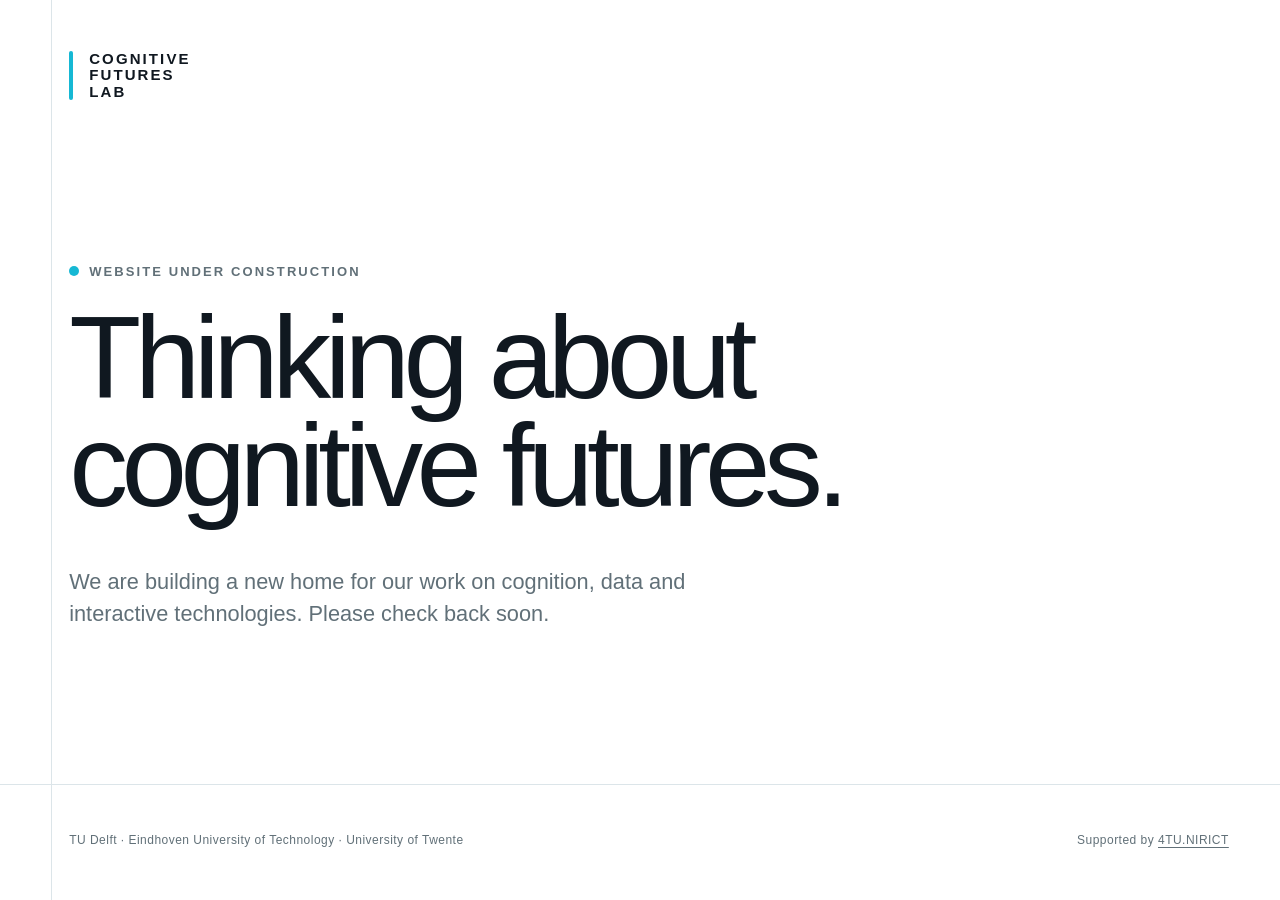
<file: index.html>
<!doctype html>
<html lang="en">
<head>
  <meta charset="utf-8">
  <meta name="viewport" content="width=device-width, initial-scale=1">
  <meta name="description" content="The Cognitive Futures Lab website is under construction.">
  <title>Cognitive Futures Lab — Under construction</title>
  <style>
    :root {
      --ink: #101820;
      --signal: #16b8d4;
      --line: #dce5e9;
      --muted: #617078;
      --white: #ffffff;
    }

    * { box-sizing: border-box; }

    html, body { min-height: 100%; }

    body {
      margin: 0;
      background: var(--white);
      color: var(--ink);
      font-family: Arial, Helvetica, sans-serif;
      -webkit-font-smoothing: antialiased;
    }

    .page {
      min-height: 100vh;
      min-height: 100svh;
      display: grid;
      grid-template-rows: auto 1fr auto;
      padding: clamp(24px, 4vw, 56px);
      overflow: hidden;
      position: relative;
    }

    .page::before,
    .page::after {
      content: "";
      position: absolute;
      pointer-events: none;
      background: var(--line);
    }

    .page::before {
      top: 0;
      bottom: 0;
      left: clamp(24px, 4vw, 56px);
      width: 1px;
    }

    .page::after {
      left: 0;
      right: 0;
      bottom: clamp(76px, 9vw, 116px);
      height: 1px;
    }

    .brand {
      display: inline-flex;
      align-items: stretch;
      gap: 16px;
      margin-left: 18px;
      position: relative;
      z-index: 1;
    }

    .brand-mark {
      width: 4px;
      border-radius: 999px;
      background: var(--signal);
    }

    .brand-name {
      font-size: 15px;
      font-weight: 700;
      line-height: 1.08;
      letter-spacing: .14em;
      text-transform: uppercase;
    }

    main {
      align-self: center;
      width: min(1050px, 100%);
      padding: clamp(72px, 10vw, 150px) 0 clamp(80px, 11vw, 160px) 18px;
      position: relative;
      z-index: 1;
    }

    .status {
      display: flex;
      align-items: center;
      gap: 10px;
      margin: 0 0 24px;
      color: var(--muted);
      font-size: 13px;
      font-weight: 700;
      letter-spacing: .16em;
      text-transform: uppercase;
    }

    .status-dot {
      width: 10px;
      height: 10px;
      border-radius: 50%;
      background: var(--signal);
      box-shadow: 0 0 0 0 rgba(22, 184, 212, .32);
      animation: pulse 2.4s ease-out infinite;
    }

    h1 {
      max-width: 980px;
      margin: 0;
      font-size: clamp(52px, 9.2vw, 132px);
      font-weight: 500;
      letter-spacing: -.055em;
      line-height: .92;
    }

    .intro {
      max-width: 640px;
      margin: clamp(28px, 4vw, 46px) 0 0;
      color: var(--muted);
      font-size: clamp(17px, 1.7vw, 22px);
      line-height: 1.48;
    }

    footer {
      display: flex;
      justify-content: space-between;
      gap: 28px;
      padding: 28px 0 0 18px;
      color: var(--muted);
      font-size: 12px;
      line-height: 1.5;
      letter-spacing: .04em;
      position: relative;
      z-index: 1;
    }

    footer p { margin: 0; }

    footer a {
      color: inherit;
      text-underline-offset: 3px;
    }

    @keyframes pulse {
      70%, 100% { box-shadow: 0 0 0 12px rgba(22, 184, 212, 0); }
    }

    @media (max-width: 680px) {
      .page::after { bottom: 154px; }
      main { padding-top: 82px; padding-bottom: 100px; }
      footer { flex-direction: column; gap: 10px; }
    }

    @media (prefers-reduced-motion: reduce) {
      .status-dot { animation: none; }
    }
  </style>
</head>
<body>
  <div class="page">
    <header>
      <div class="brand" aria-label="Cognitive Futures Lab">
        <span class="brand-mark" aria-hidden="true"></span>
        <span class="brand-name">Cognitive<br>Futures<br>Lab</span>
      </div>
    </header>

    <main>
      <p class="status"><span class="status-dot" aria-hidden="true"></span>Website under construction</p>
      <h1>Thinking about<br>cognitive futures.</h1>
      <p class="intro">We are building a new home for our work on cognition, data and interactive technologies. Please check back soon.</p>
    </main>

    <footer>
      <p>TU Delft · Eindhoven University of Technology · University of Twente</p>
      <p>Supported by <a href="https://www.4tu.nl/nirict/">4TU.NIRICT</a></p>
    </footer>
  </div>
</body>
</html>
</file>
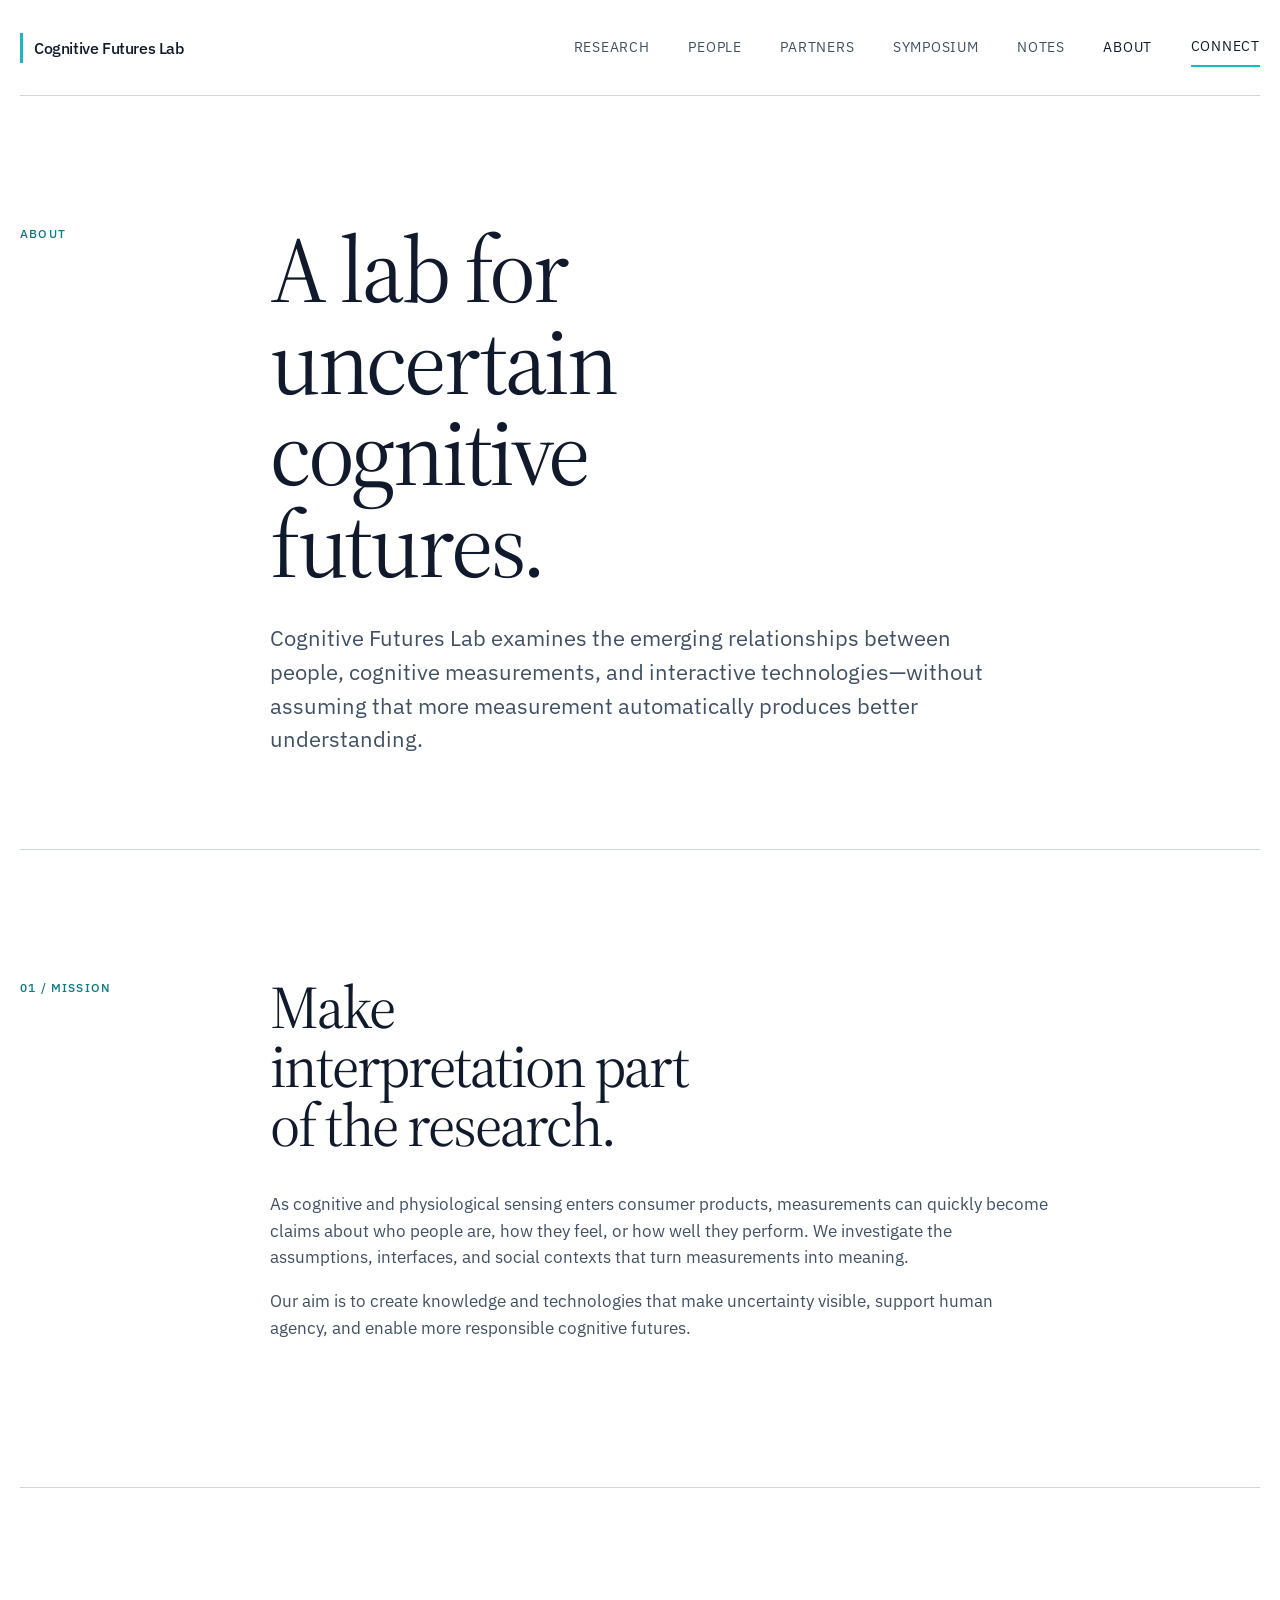
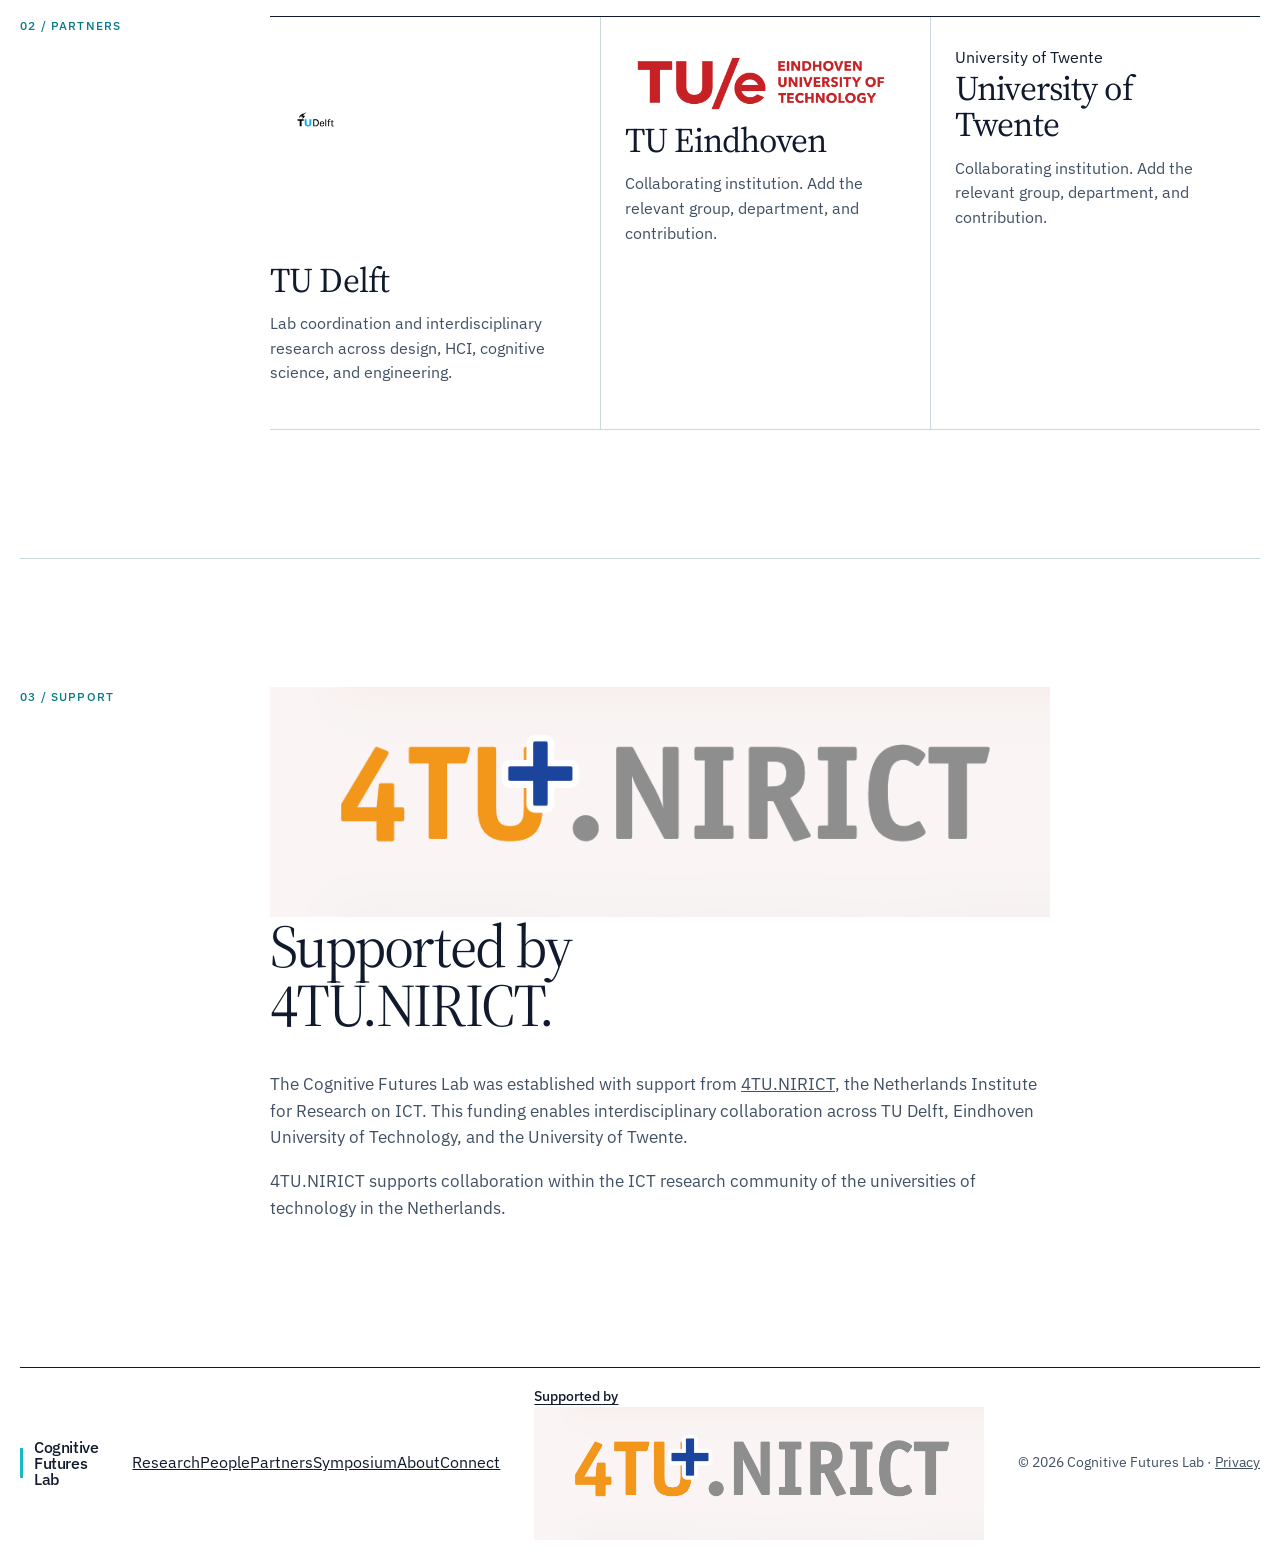
<file: about.html>
<!doctype html>
<html lang="en">
<head>
  <meta charset="utf-8"><meta name="viewport" content="width=device-width, initial-scale=1"><meta name="description" content="About Cognitive Futures Lab and its institutional collaboration."><meta name="theme-color" content="#ffffff">
  <title>About — Cognitive Futures Lab</title><link rel="icon" href="assets/icons/favicon.svg" type="image/svg+xml"><link rel="preconnect" href="https://fonts.googleapis.com"><link rel="preconnect" href="https://fonts.gstatic.com" crossorigin><link href="https://fonts.googleapis.com/css2?family=IBM+Plex+Mono:wght@400;500&family=IBM+Plex+Sans:wght@400;500&family=Source+Serif+4:opsz,wght@8..60,400;500&display=swap" rel="stylesheet"><link rel="stylesheet" href="assets/css/styles.css">
</head>
<body>
  <a class="skip-link" href="#main">Skip to content</a>
  <header class="site-header"><a class="wordmark" href="index.html" aria-label="Cognitive Futures Lab home"><span class="wordmark-anchor" aria-hidden="true"></span><span class="wordmark-full">Cognitive Futures Lab</span><span class="wordmark-compact" aria-hidden="true">CFL</span></a><button class="menu-button" type="button" aria-expanded="false" aria-controls="site-nav"><span class="menu-label">Menu</span><span class="menu-lines" aria-hidden="true"></span></button><nav class="site-nav" id="site-nav" aria-label="Primary navigation"><a href="research.html">Research</a><a href="people.html">People</a><a href="partners.html">Partners</a><a href="symposium.html">Symposium</a><a href="notes.html">Notes</a><a href="about.html" aria-current="page">About</a><a class="nav-accent" href="connect.html">Connect</a></nav></header>
  <main class="page-shell" id="main">
    <section class="page-intro"><p class="section-index">About</p><div class="page-intro-copy"><h1>A lab for uncertain cognitive futures.</h1><p>Cognitive Futures Lab examines the emerging relationships between people, cognitive measurements, and interactive technologies—without assuming that more measurement automatically produces better understanding.</p></div></section>
    <section class="page-section page-grid"><p class="section-index">01 / Mission</p><div class="page-copy"><h2>Make interpretation part of the research.</h2><p>As cognitive and physiological sensing enters consumer products, measurements can quickly become claims about who people are, how they feel, or how well they perform. We investigate the assumptions, interfaces, and social contexts that turn measurements into meaning.</p><p>Our aim is to create knowledge and technologies that make uncertainty visible, support human agency, and enable more responsible cognitive futures.</p></div></section>
    <section class="page-section page-grid"><p class="section-index">02 / Partners</p><div class="partner-grid"><article class="partner"><a class="partner-logo-card" href="https://www.tudelft.nl/"><img src="assets/TUDelft_logo_cmyk.svg" alt="TU Delft"></a><h3>TU Delft</h3><p>Lab coordination and interdisciplinary research across design, HCI, cognitive science, and engineering.</p></article><article class="partner"><a class="partner-logo-card" href="https://www.tue.nl/en/"><img src="assets/Eindhoven_University_of_Technology_logo_new.svg.webp" alt="Eindhoven University of Technology"></a><h3>TU Eindhoven</h3><p>Collaborating institution. Add the relevant group, department, and contribution.</p></article><article class="partner"><div class="partner-logo-card partner-logo-pdf"><object data="assets/UT_Logo_Sta_Black_RGB_EN.pdf" type="application/pdf" aria-label="University of Twente logo"><span>University of Twente</span></object></div><h3>University of Twente</h3><p>Collaborating institution. Add the relevant group, department, and contribution.</p></article></div></section>
    <section class="page-section page-grid"><p class="section-index">03 / Support</p><div class="page-copy"><a class="support-logo" href="https://www.4tu.nl/nirict/"><img src="assets/4TUNIRICT.png" alt="4TU.NIRICT"></a><h2>Supported by 4TU.NIRICT.</h2><p>The Cognitive Futures Lab was established with support from <a href="https://www.4tu.nl/nirict/">4TU.NIRICT</a>, the Netherlands Institute for Research on ICT. This funding enables interdisciplinary collaboration across TU Delft, Eindhoven University of Technology, and the University of Twente.</p><p>4TU.NIRICT supports collaboration within the ICT research community of the universities of technology in the Netherlands.</p></div></section>
  </main>
  <footer class="site-footer"><a class="wordmark wordmark-footer" href="index.html" aria-label="Cognitive Futures Lab home"><span class="wordmark-anchor" aria-hidden="true"></span><span class="wordmark-full">Cognitive Futures Lab</span><span class="wordmark-compact" aria-hidden="true">CFL</span></a><nav class="footer-nav" aria-label="Footer navigation"><a href="research.html">Research</a><a href="people.html">People</a><a href="partners.html">Partners</a><a href="symposium.html">Symposium</a><a href="about.html">About</a><a href="connect.html">Connect</a></nav><p class="footer-support"><a class="funder-lockup" href="https://www.4tu.nl/nirict/"><span>Supported by</span><img src="assets/4TUNIRICT.png" alt="4TU.NIRICT"></a></p><p class="footer-meta">© <span id="year">2026</span> Cognitive Futures Lab · <a href="privacy.html">Privacy</a></p></footer><script src="assets/js/main.js"></script>
</body>
</html>
</file>
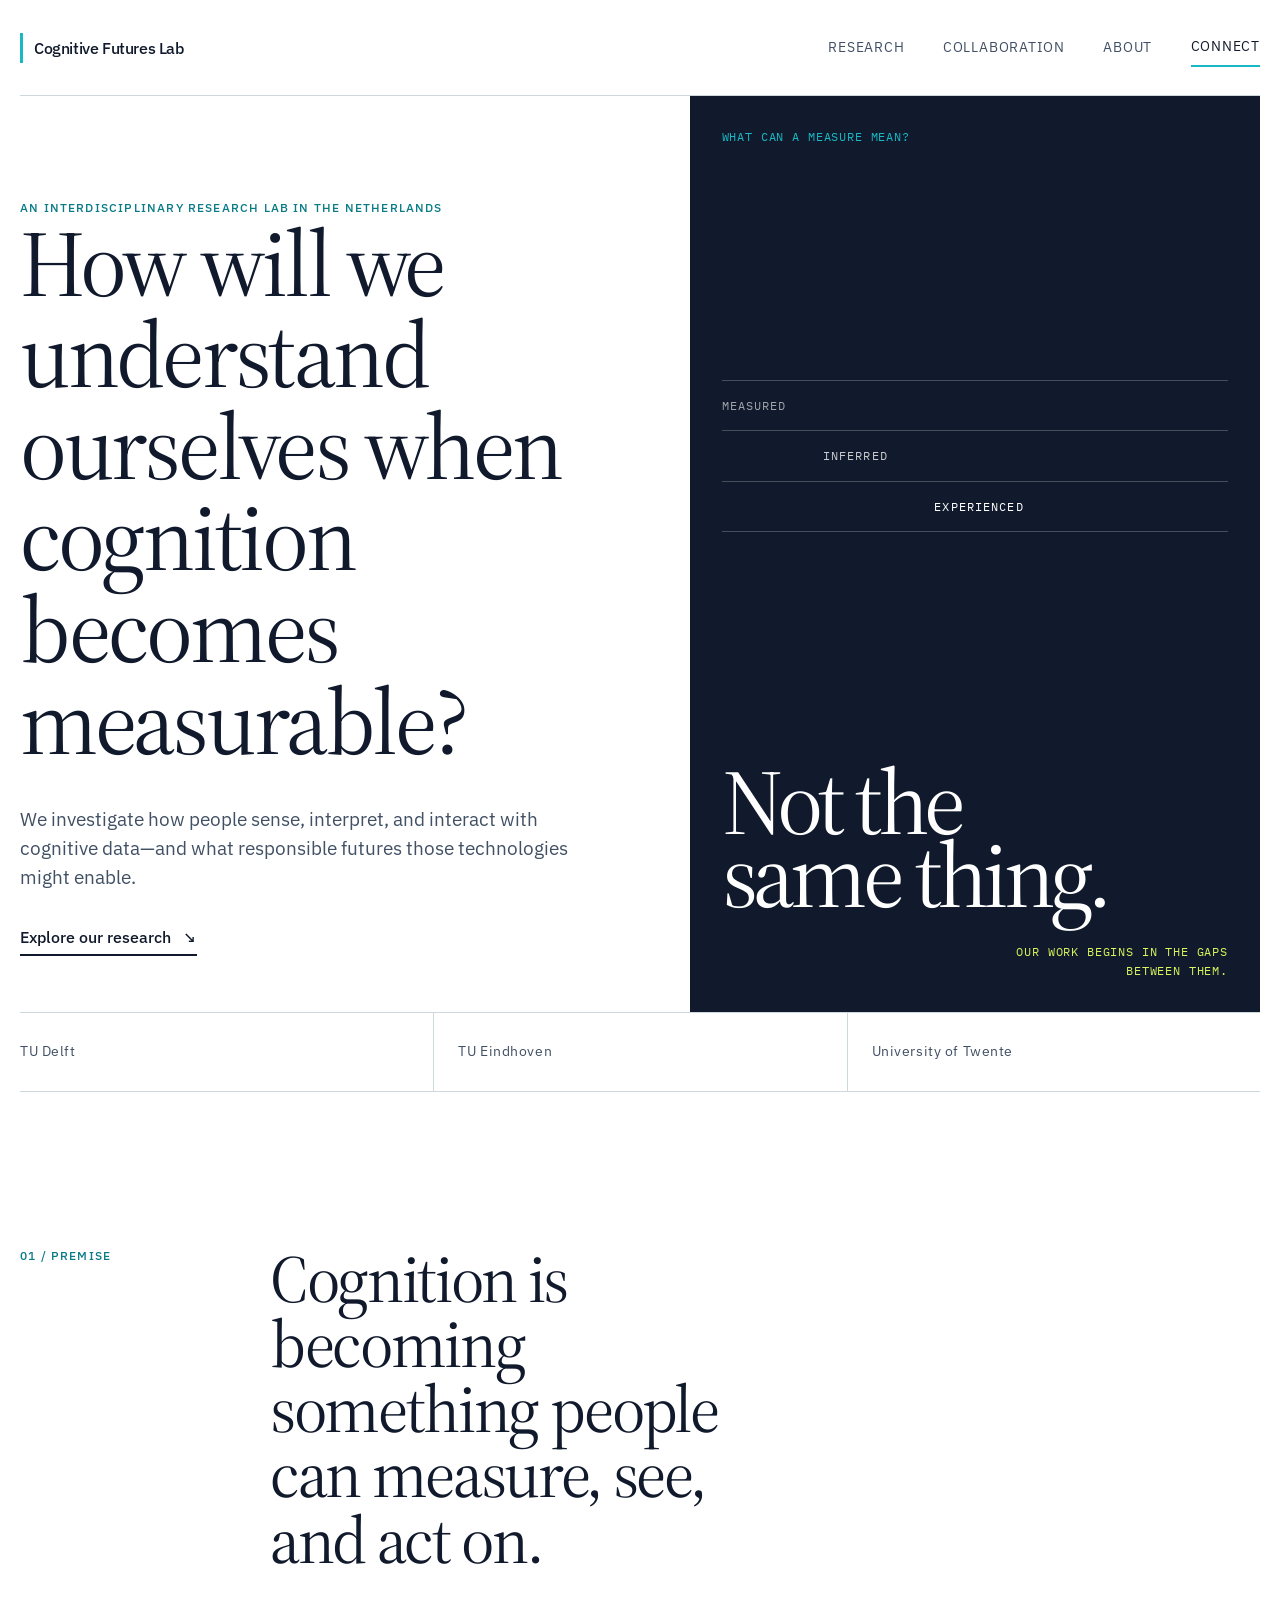
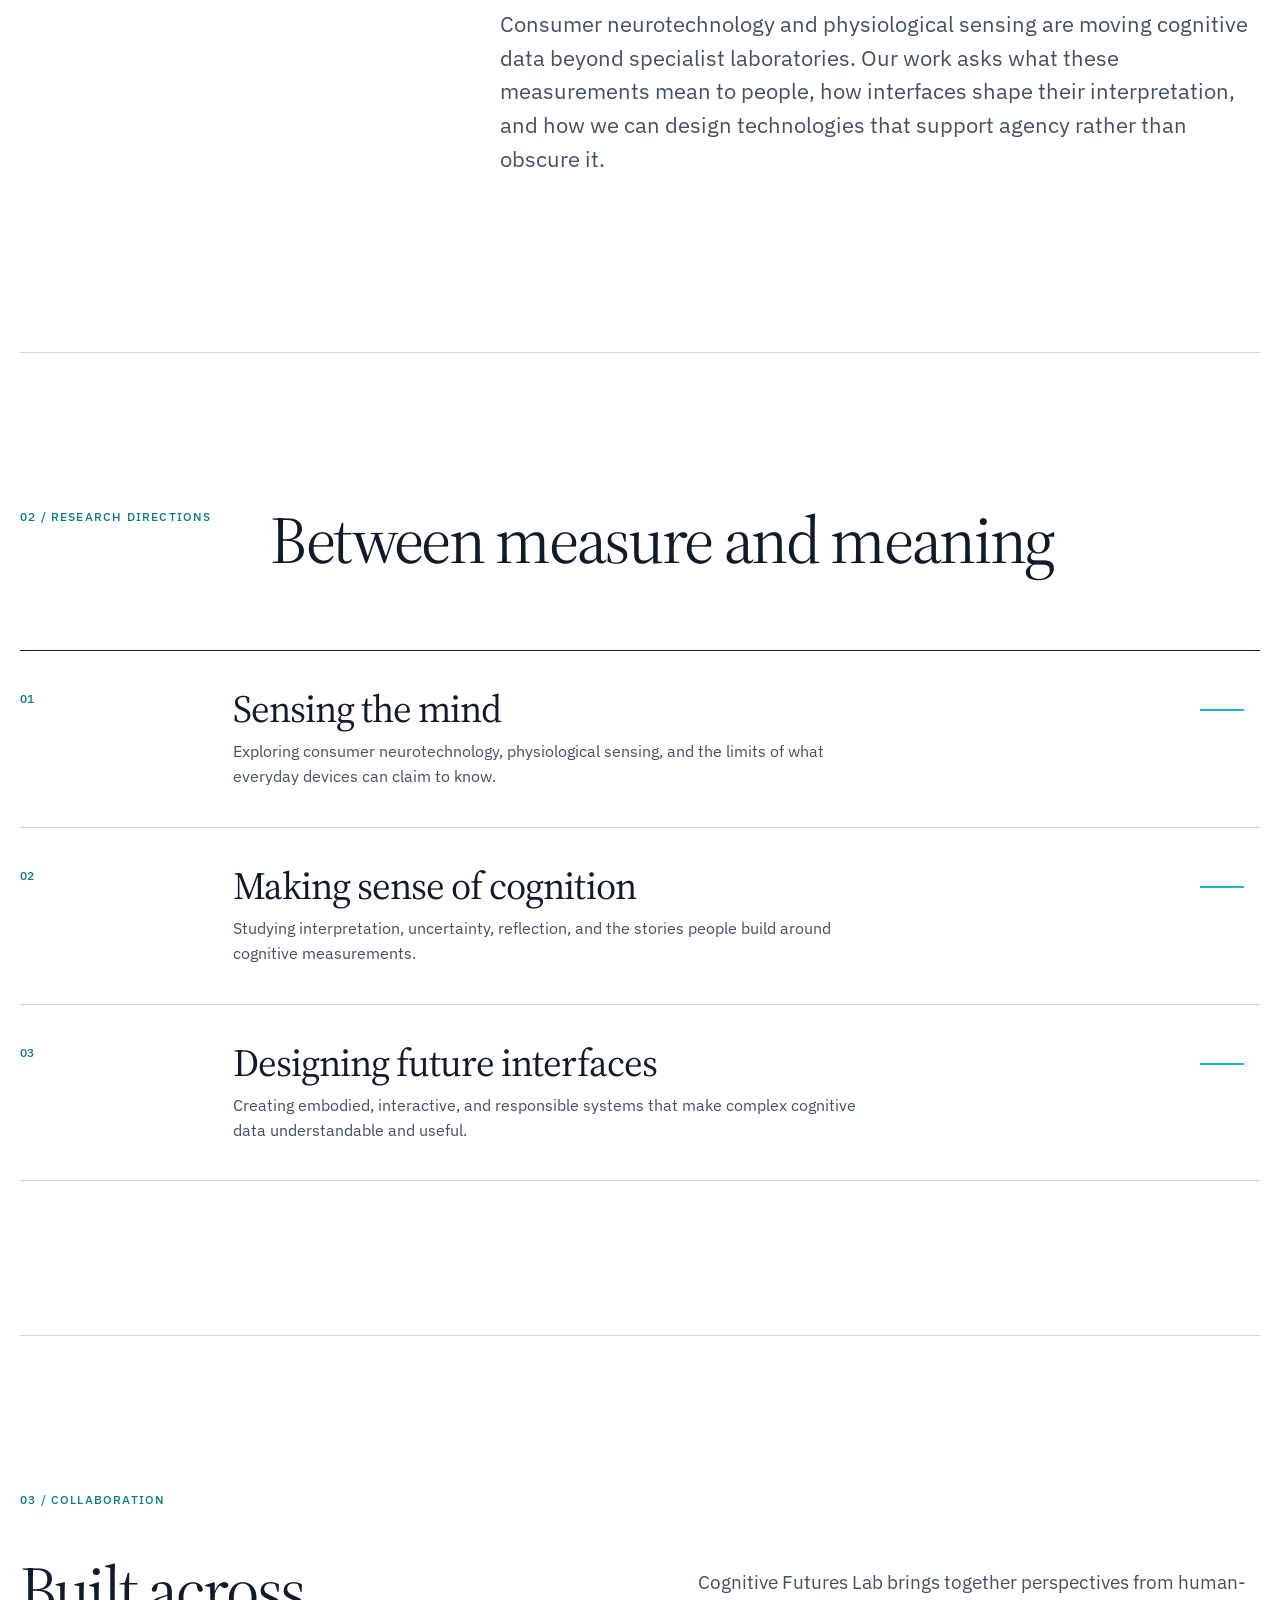
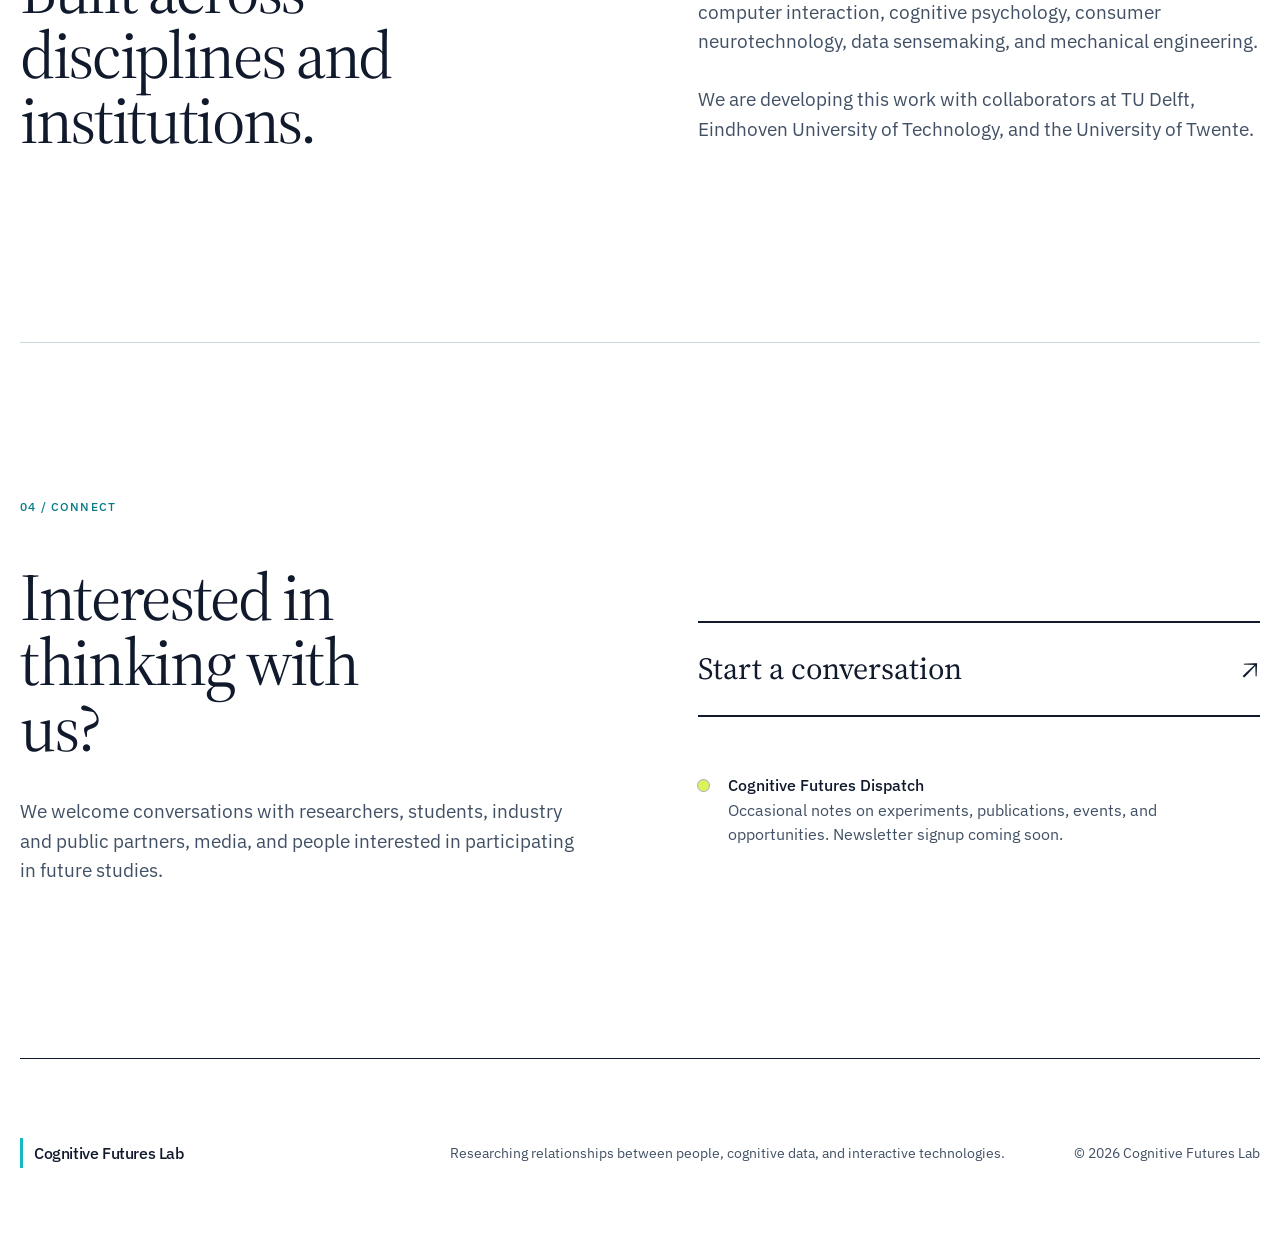
<file: cognitive-futures-lab-index.html>
<!doctype html>
<html lang="en">
<head>
  <meta charset="utf-8">
  <meta name="viewport" content="width=device-width, initial-scale=1">
  <meta name="description" content="Cognitive Futures Lab investigates how people sense, interpret, and interact with cognitive data.">
  <meta name="theme-color" content="#ffffff">
  <title>Cognitive Futures Lab</title>
  <link rel="icon" href="[data-uri]" type="image/svg+xml">
  <link rel="preconnect" href="https://fonts.googleapis.com">
  <link rel="preconnect" href="https://fonts.gstatic.com" crossorigin>
  <link href="https://fonts.googleapis.com/css2?family=IBM+Plex+Mono:wght@400;500&family=IBM+Plex+Sans:wght@400;500&family=Source+Serif+4:opsz,wght@8..60,400;500&display=swap" rel="stylesheet">
  <style>
:root {
  --white: #ffffff;
  --ink: #111a2c;
  --ink-soft: #415064;
  --signal: #18b8c4;
  --signal-dark: #087b86;
  --pulse: #d9f45b;
  --fog: #e9f1f3;
  --line: #cdd8dc;
  --serif: "Source Serif 4", Georgia, serif;
  --sans: "IBM Plex Sans", Arial, sans-serif;
  --mono: "IBM Plex Mono", monospace;
  --page: min(100% - 40px, 1440px);
}

* { box-sizing: border-box; }
html { scroll-behavior: smooth; }
body { margin: 0; color: var(--ink); background: var(--white); font-family: var(--sans); font-size: 1rem; line-height: 1.55; }
a { color: inherit; }
img, svg { display: block; max-width: 100%; }

.skip-link { position: fixed; top: 10px; left: 10px; z-index: 100; padding: 10px 14px; background: var(--ink); color: var(--white); transform: translateY(-160%); }
.skip-link:focus { transform: translateY(0); }

.site-header { width: var(--page); margin-inline: auto; min-height: 96px; display: grid; grid-template-columns: 1fr auto; align-items: center; border-bottom: 1px solid var(--line); }
.wordmark { display: inline-flex; align-items: center; gap: 11px; width: fit-content; font-weight: 500; line-height: 1; letter-spacing: -.025em; text-decoration: none; }
.wordmark-anchor { width: 3px; height: 30px; flex: 0 0 auto; background: var(--signal); }
.wordmark-compact { display: none; font-family: var(--mono); letter-spacing: -.06em; }
.site-nav { display: flex; align-items: center; gap: clamp(20px, 3vw, 48px); }
.site-nav a { padding-block: 8px; color: var(--ink-soft); font-size: .875rem; letter-spacing: .055em; text-decoration: none; text-transform: uppercase; }
.site-nav a:hover, .site-nav a:focus-visible { color: var(--ink); }
.site-nav .nav-accent { color: var(--ink); border-bottom: 2px solid var(--signal); }
.menu-button { display: none; }

.hero { width: var(--page); margin-inline: auto; display: grid; grid-template-columns: minmax(0, 1.08fr) minmax(390px, .92fr); border-bottom: 1px solid var(--line); }
.hero-copy { min-height: 690px; padding: clamp(48px, 8vw, 120px) clamp(32px, 6vw, 88px) 56px 0; display: flex; flex-direction: column; align-items: flex-start; }
.eyebrow, .section-index { margin: 0; color: var(--signal-dark); font-size: .78rem; font-weight: 500; letter-spacing: .095em; text-transform: uppercase; }
h1, h2, h3, p { margin-top: 0; }
h1, h2 { font-family: var(--serif); font-weight: 400; letter-spacing: -.035em; line-height: .98; }
h1 { max-width: 13ch; margin: auto 0 38px; font-size: clamp(3.4rem, 7.3vw, 8.2rem); }
.hero-intro { max-width: 610px; margin-bottom: 34px; color: var(--ink-soft); font-size: clamp(1.05rem, 1.45vw, 1.28rem); }
.text-link { display: inline-flex; gap: 12px; padding-bottom: 4px; border-bottom: 2px solid var(--ink); font-weight: 500; text-decoration: none; }
.text-link:hover, .text-link:focus-visible { border-color: var(--signal); }

.interpretive-field { min-height: 690px; padding: 32px; display: grid; grid-template-rows: auto 1fr auto auto; gap: 30px; overflow: hidden; background: var(--ink); color: var(--white); }
.field-question, .field-note { margin: 0; font-family: var(--mono); font-size: .75rem; letter-spacing: .07em; text-transform: uppercase; }
.field-question { color: var(--signal); }
.field-terms { align-self: center; display: grid; border-top: 1px solid rgba(255,255,255,.22); }
.field-terms span { padding: 15px 0; border-bottom: 1px solid rgba(255,255,255,.22); color: rgba(255,255,255,.6); font-family: var(--mono); font-size: .78rem; letter-spacing: .09em; text-transform: uppercase; }
.field-terms span:nth-child(2) { padding-left: 20%; color: rgba(255,255,255,.78); }
.field-terms span:nth-child(3) { padding-left: 42%; color: var(--white); }
.field-statement { margin: 0; font-family: var(--serif); font-size: clamp(3.8rem, 7.2vw, 7.2rem); font-weight: 400; letter-spacing: -.05em; line-height: .8; }
.field-note { max-width: 260px; margin-left: auto; color: var(--pulse); text-align: right; }

.partner-line { grid-column: 1 / -1; display: grid; grid-template-columns: repeat(3, 1fr); border-top: 1px solid var(--line); }
.partner-line span { min-height: 78px; padding: 22px 0; display: flex; align-items: center; color: var(--ink-soft); font-size: .88rem; letter-spacing: .04em; }
.partner-line span + span { padding-left: 24px; border-left: 1px solid var(--line); }

.section-pad { width: var(--page); margin-inline: auto; padding-block: clamp(90px, 12vw, 180px); }
.statement { display: grid; grid-template-columns: minmax(150px, .35fr) 1.65fr; gap: 40px; border-bottom: 1px solid var(--line); }
.statement-copy h2, .section-heading h2, .collaboration h2, .connect h2 { margin-bottom: 36px; font-size: clamp(2.65rem, 5.2vw, 6.5rem); }
.statement-copy h2 { max-width: 17ch; }
.statement-copy > p { max-width: 760px; margin-left: auto; color: var(--ink-soft); font-size: clamp(1.08rem, 1.7vw, 1.4rem); }

.research { border-bottom: 1px solid var(--line); }
.section-heading { display: grid; grid-template-columns: minmax(150px, .35fr) 1.65fr; gap: 40px; }
.research-list { margin-top: 42px; border-top: 1px solid var(--ink); }
.research-item { display: grid; grid-template-columns: minmax(72px, .2fr) 1fr 60px; gap: 24px; align-items: start; padding: 38px 0; border-bottom: 1px solid var(--line); }
.item-number { color: var(--signal-dark); font-size: .78rem; font-weight: 500; }
.research-item h3 { margin-bottom: 10px; font-family: var(--serif); font-size: clamp(1.8rem, 3vw, 3.2rem); font-weight: 400; letter-spacing: -.025em; line-height: 1.05; }
.research-item p { max-width: 650px; margin-bottom: 0; color: var(--ink-soft); }
.item-mark { width: 44px; height: 2px; margin-top: 20px; background: var(--signal); }

.collaboration { border-bottom: 1px solid var(--line); }
.collaboration-grid, .connect-grid { display: grid; grid-template-columns: 1fr 1fr; gap: clamp(50px, 9vw, 140px); margin-top: 48px; }
.collaboration h2, .connect h2 { max-width: 12ch; }
.collaboration-copy { padding-top: 10px; }
.collaboration-copy p, .connect-grid > div > p { color: var(--ink-soft); font-size: clamp(1.05rem, 1.5vw, 1.28rem); }
.collaboration-copy p + p { margin-top: 28px; }

.connect { border-bottom: 0; }
.connect-actions { display: flex; flex-direction: column; justify-content: center; gap: 56px; }
.primary-link { display: flex; justify-content: space-between; align-items: center; padding: 22px 0; border-top: 2px solid var(--ink); border-bottom: 2px solid var(--ink); font-family: var(--serif); font-size: clamp(1.5rem, 2.4vw, 2.4rem); text-decoration: none; }
.primary-link:hover, .primary-link:focus-visible { border-color: var(--signal); color: var(--signal-dark); }
.dispatch-note { display: grid; grid-template-columns: 14px 1fr; gap: 16px; align-items: start; }
.dispatch-note p { margin: 0; color: var(--ink-soft); }
.dispatch-note strong { color: var(--ink); font-weight: 500; }
.pulse-dot { width: 11px; height: 11px; margin-top: 7px; border-radius: 50%; background: var(--pulse); box-shadow: 0 0 0 1px rgba(17,26,44,.35); }

.site-footer { width: var(--page); margin-inline: auto; min-height: 190px; display: grid; grid-template-columns: 1fr 1.5fr auto; gap: 40px; align-items: center; border-top: 1px solid var(--ink); }
.site-footer p { margin: 0; color: var(--ink-soft); font-size: .86rem; }
.footer-meta { white-space: nowrap; }

@media (prefers-reduced-motion: reduce) {
  html { scroll-behavior: auto; }
}

@media (max-width: 880px) {
  :root { --page: min(100% - 32px, 1440px); }
  .site-header { min-height: 80px; }
  .menu-button { appearance: none; display: flex; align-items: center; gap: 12px; padding: 12px 0; border: 0; background: none; color: var(--ink); font: inherit; }
  .menu-lines, .menu-lines::before { display: block; width: 24px; height: 1px; background: currentColor; content: ""; transition: transform .2s ease; }
  .menu-lines::before { transform: translateY(-7px); }
  .menu-button[aria-expanded="true"] .menu-lines { transform: rotate(45deg); }
  .menu-button[aria-expanded="true"] .menu-lines::before { transform: rotate(90deg); }
  .site-nav { display: none; grid-column: 1 / -1; align-items: stretch; gap: 0; padding: 16px 0 22px; border-top: 1px solid var(--line); }
  .site-nav.is-open { display: grid; }
  .site-nav a { padding: 12px 0; }
  .site-nav .nav-accent { border: 0; color: var(--signal-dark); }
  .hero { grid-template-columns: 1fr; }
  .hero-copy { min-height: 600px; padding-right: 0; }
  .interpretive-field { min-height: 510px; }
  .statement, .section-heading { grid-template-columns: 1fr; }
  .statement-copy > p { margin-left: 0; }
  .collaboration-grid, .connect-grid { grid-template-columns: 1fr; }
  .site-footer { grid-template-columns: 1fr 1fr; padding-block: 42px; }
  .site-footer > p:nth-child(2) { grid-column: 1 / -1; grid-row: 2; max-width: 520px; }
}

@media (max-width: 560px) {
  :root { --page: min(100% - 24px, 1440px); }
  .menu-label { position: absolute; width: 1px; height: 1px; overflow: hidden; clip: rect(0 0 0 0); }
  .hero-copy { min-height: 560px; padding-top: 52px; }
  h1 { font-size: clamp(3rem, 15vw, 4.7rem); }
  .interpretive-field { min-height: 440px; padding: 24px; }
  .wordmark-full { display: none; }
  .wordmark-compact { display: inline; }
  .partner-line { grid-template-columns: 1fr; padding-block: 10px; }
  .partner-line span { min-height: 48px; padding: 8px 0; }
  .partner-line span + span { padding-left: 0; border-left: 0; }
  .section-pad { padding-block: 84px; }
  .research-item { grid-template-columns: 42px 1fr; gap: 18px; }
  .item-mark { display: none; }
  .site-footer { grid-template-columns: 1fr; gap: 28px; }
  .site-footer > p:nth-child(2) { grid-column: auto; grid-row: auto; }
}

  </style>
</head>
<body>
  <a class="skip-link" href="#main">Skip to content</a>

  <header class="site-header">
    <a class="wordmark" href="#top" aria-label="Cognitive Futures Lab home">
      <span class="wordmark-anchor" aria-hidden="true"></span>
      <span class="wordmark-full">Cognitive Futures Lab</span>
      <span class="wordmark-compact" aria-hidden="true">CFL</span>
    </a>
    <button class="menu-button" type="button" aria-expanded="false" aria-controls="site-nav">
      <span class="menu-label">Menu</span>
      <span class="menu-lines" aria-hidden="true"></span>
    </button>
    <nav class="site-nav" id="site-nav" aria-label="Primary navigation">
      <a href="#research">Research</a>
      <a href="#collaboration">Collaboration</a>
      <a href="#about">About</a>
      <a class="nav-accent" href="#connect">Connect</a>
    </nav>
  </header>

  <main id="main">
    <section class="hero" id="top">
      <div class="hero-copy">
        <p class="eyebrow">An interdisciplinary research lab in the Netherlands</p>
        <h1>How will we understand ourselves when cognition becomes measurable?</h1>
        <p class="hero-intro">We investigate how people sense, interpret, and interact with cognitive data—and what responsible futures those technologies might enable.</p>
        <a class="text-link" href="#research">Explore our research <span aria-hidden="true">↘</span></a>
      </div>

      <aside class="interpretive-field" aria-label="Measurement, inference, and experience are not the same thing">
        <p class="field-question">What can a measure mean?</p>
        <div class="field-terms" aria-hidden="true">
          <span>Measured</span>
          <span>Inferred</span>
          <span>Experienced</span>
        </div>
        <p class="field-statement">Not the<br>same thing.</p>
        <p class="field-note">Our work begins in the gaps between them.</p>
      </aside>

      <div class="partner-line" aria-label="Institutional partners">
        <span>TU Delft</span><span>TU Eindhoven</span><span>University of Twente</span>
      </div>
    </section>

    <section class="statement section-pad" id="about">
      <p class="section-index">01 / Premise</p>
      <div class="statement-copy">
        <h2>Cognition is becoming something people can measure, see, and act on.</h2>
        <p>Consumer neurotechnology and physiological sensing are moving cognitive data beyond specialist laboratories. Our work asks what these measurements mean to people, how interfaces shape their interpretation, and how we can design technologies that support agency rather than obscure it.</p>
      </div>
    </section>

    <section class="research section-pad" id="research">
      <div class="section-heading">
        <p class="section-index">02 / Research directions</p>
        <h2>Between measure and meaning</h2>
      </div>

      <div class="research-list">
        <article class="research-item">
          <span class="item-number">01</span>
          <div>
            <h3>Sensing the mind</h3>
            <p>Exploring consumer neurotechnology, physiological sensing, and the limits of what everyday devices can claim to know.</p>
          </div>
          <span class="item-mark" aria-hidden="true"></span>
        </article>
        <article class="research-item">
          <span class="item-number">02</span>
          <div>
            <h3>Making sense of cognition</h3>
            <p>Studying interpretation, uncertainty, reflection, and the stories people build around cognitive measurements.</p>
          </div>
          <span class="item-mark" aria-hidden="true"></span>
        </article>
        <article class="research-item">
          <span class="item-number">03</span>
          <div>
            <h3>Designing future interfaces</h3>
            <p>Creating embodied, interactive, and responsible systems that make complex cognitive data understandable and useful.</p>
          </div>
          <span class="item-mark" aria-hidden="true"></span>
        </article>
      </div>
    </section>

    <section class="collaboration section-pad" id="collaboration">
      <p class="section-index">03 / Collaboration</p>
      <div class="collaboration-grid">
        <div>
          <h2>Built across disciplines and institutions.</h2>
        </div>
        <div class="collaboration-copy">
          <p>Cognitive Futures Lab brings together perspectives from human-computer interaction, cognitive psychology, consumer neurotechnology, data sensemaking, and mechanical engineering.</p>
          <p>We are developing this work with collaborators at TU Delft, Eindhoven University of Technology, and the University of Twente.</p>
        </div>
      </div>
    </section>

    <section class="connect section-pad" id="connect">
      <p class="section-index">04 / Connect</p>
      <div class="connect-grid">
        <div>
          <h2>Interested in thinking with us?</h2>
          <p>We welcome conversations with researchers, students, industry and public partners, media, and people interested in participating in future studies.</p>
        </div>
        <div class="connect-actions">
          <!-- Replace the email address below before publishing. -->
          <a class="primary-link" href="mailto:YOUR.EMAIL@tudelft.nl">Start a conversation <span aria-hidden="true">↗</span></a>
          <div class="dispatch-note">
            <span class="pulse-dot" aria-hidden="true"></span>
            <p><strong>Cognitive Futures Dispatch</strong><br>Occasional notes on experiments, publications, events, and opportunities. Newsletter signup coming soon.</p>
          </div>
        </div>
      </div>
    </section>
  </main>

  <footer class="site-footer">
    <a class="wordmark wordmark-footer" href="#top" aria-label="Cognitive Futures Lab home">
      <span class="wordmark-anchor" aria-hidden="true"></span>
      <span class="wordmark-full">Cognitive Futures Lab</span>
      <span class="wordmark-compact" aria-hidden="true">CFL</span>
    </a>
    <p>Researching relationships between people, cognitive data, and interactive technologies.</p>
    <p class="footer-meta">© <span id="year">2026</span> Cognitive Futures Lab</p>
  </footer>

  <script>
const menuButton = document.querySelector('.menu-button');
const navigation = document.querySelector('.site-nav');

if (menuButton && navigation) {
  menuButton.addEventListener('click', () => {
    const isOpen = menuButton.getAttribute('aria-expanded') === 'true';
    menuButton.setAttribute('aria-expanded', String(!isOpen));
    navigation.classList.toggle('is-open', !isOpen);
  });

  navigation.querySelectorAll('a').forEach((link) => {
    link.addEventListener('click', () => {
      menuButton.setAttribute('aria-expanded', 'false');
      navigation.classList.remove('is-open');
    });
  });
}

const year = document.querySelector('#year');
if (year) year.textContent = new Date().getFullYear();

  </script>
</body>
</html>
</file>
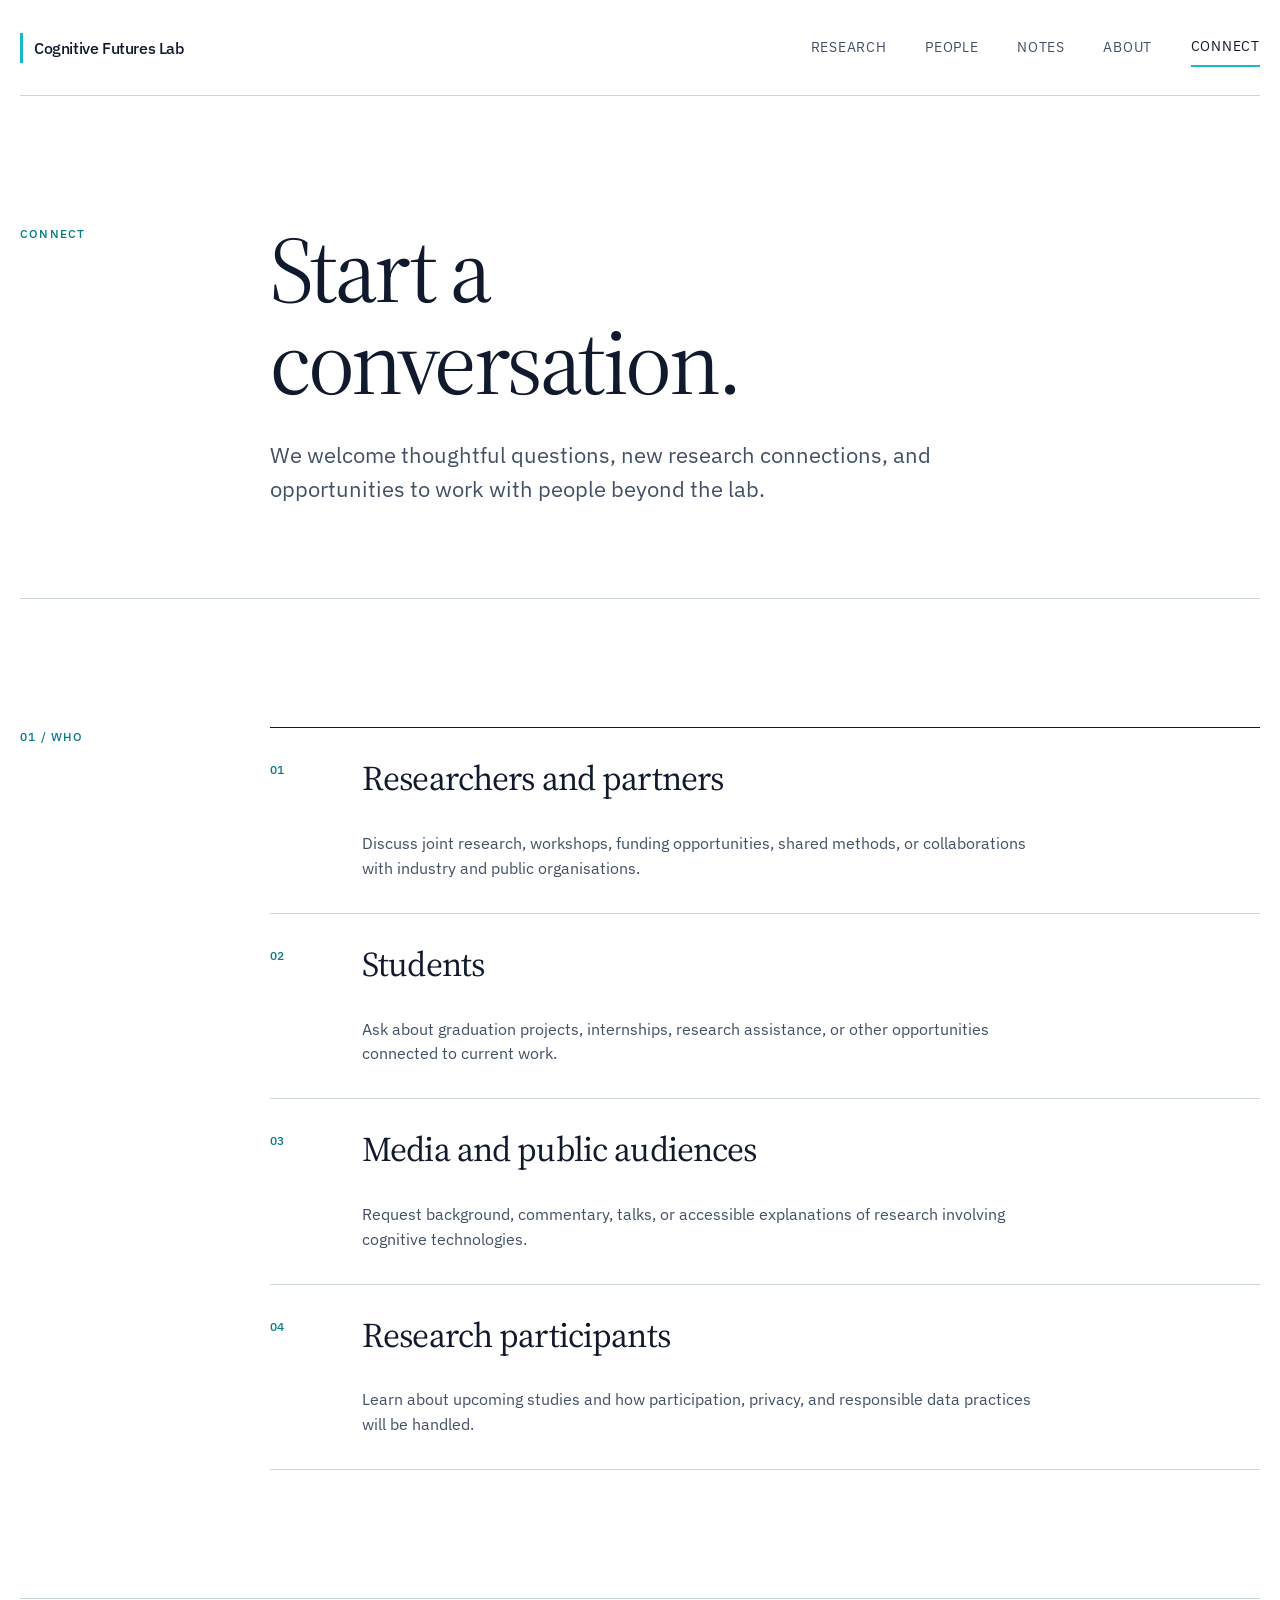
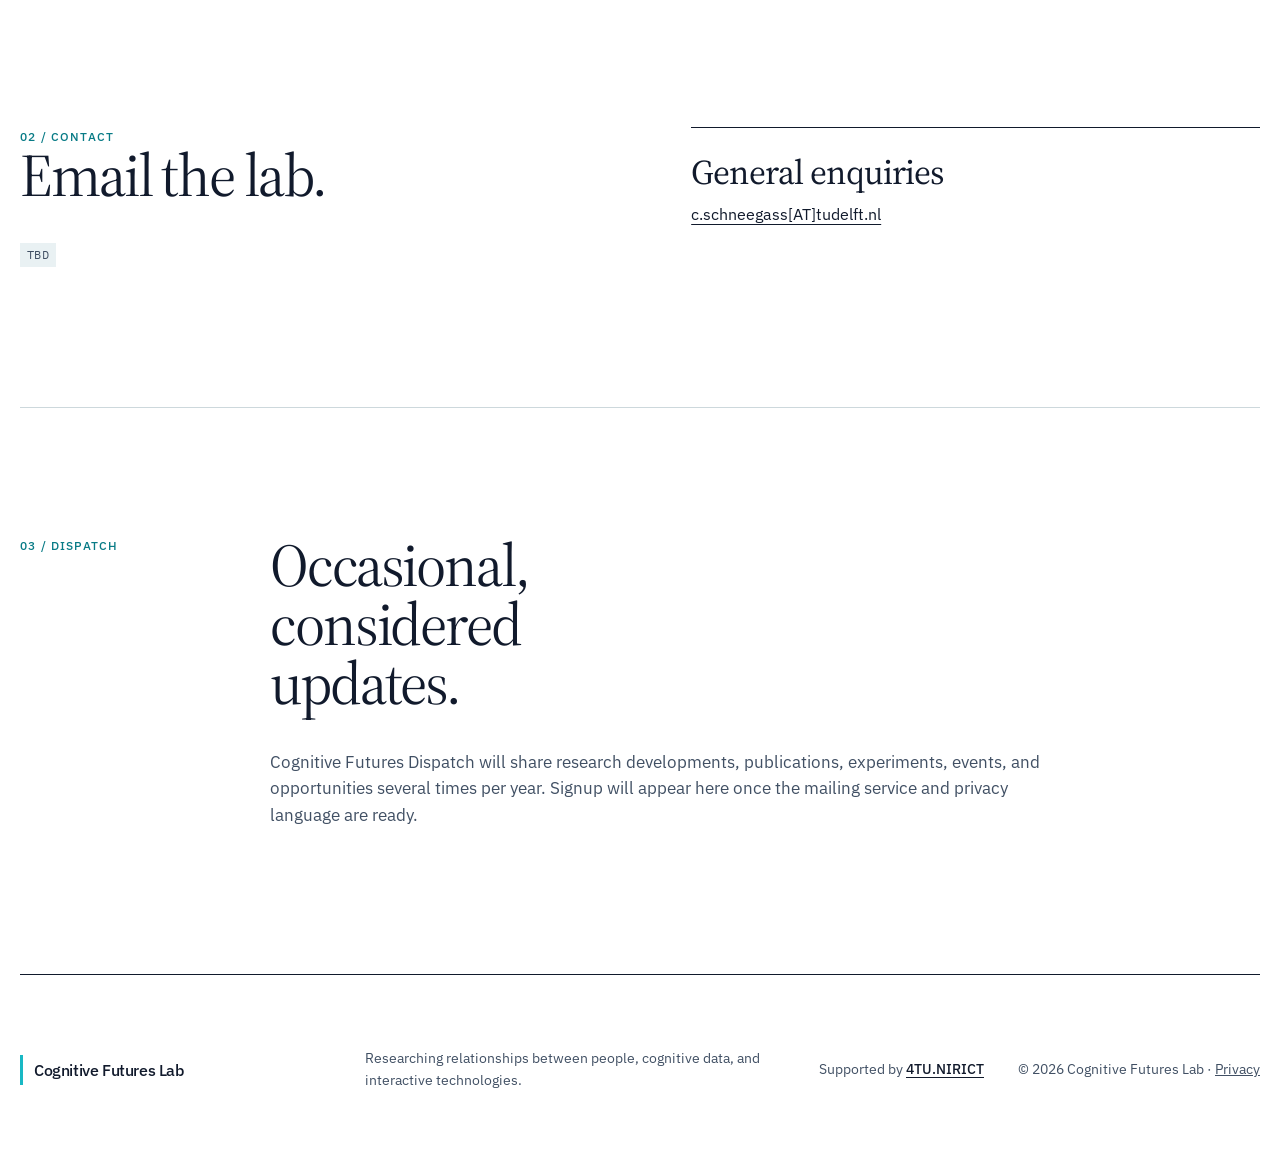
<file: connect.html>
<!doctype html>
<html lang="en">
<head>
  <meta charset="utf-8"><meta name="viewport" content="width=device-width, initial-scale=1"><meta name="description" content="Connect with Cognitive Futures Lab."><meta name="theme-color" content="#ffffff">
  <title>Connect — Cognitive Futures Lab</title><link rel="icon" href="assets/icons/favicon.svg" type="image/svg+xml"><link rel="preconnect" href="https://fonts.googleapis.com"><link rel="preconnect" href="https://fonts.gstatic.com" crossorigin><link href="https://fonts.googleapis.com/css2?family=IBM+Plex+Mono:wght@400;500&family=IBM+Plex+Sans:wght@400;500&family=Source+Serif+4:opsz,wght@8..60,400;500&display=swap" rel="stylesheet"><link rel="stylesheet" href="assets/css/styles.css">
</head>
<body>
  <a class="skip-link" href="#main">Skip to content</a>
  <header class="site-header"><a class="wordmark" href="index.html" aria-label="Cognitive Futures Lab home"><span class="wordmark-anchor" aria-hidden="true"></span><span class="wordmark-full">Cognitive Futures Lab</span><span class="wordmark-compact" aria-hidden="true">CFL</span></a><button class="menu-button" type="button" aria-expanded="false" aria-controls="site-nav"><span class="menu-label">Menu</span><span class="menu-lines" aria-hidden="true"></span></button><nav class="site-nav" id="site-nav" aria-label="Primary navigation"><a href="research.html">Research</a><a href="people.html">People</a><a href="notes.html">Notes</a><a href="about.html">About</a><a class="nav-accent" href="connect.html" aria-current="page">Connect</a></nav></header>
  <main class="page-shell" id="main">
    <section class="page-intro"><p class="section-index">Connect</p><div class="page-intro-copy"><h1>Start a conversation.</h1><p>We welcome thoughtful questions, new research connections, and opportunities to work with people beyond the lab.</p></div></section>
    <section class="page-section page-grid"><p class="section-index">01 / Who</p><div class="audience-list"><article class="audience-item"><span class="item-number">01</span><div><h3>Researchers and partners</h3><p>Discuss joint research, workshops, funding opportunities, shared methods, or collaborations with industry and public organisations.</p></div></article><article class="audience-item"><span class="item-number">02</span><div><h3>Students</h3><p>Ask about graduation projects, internships, research assistance, or other opportunities connected to current work.</p></div></article><article class="audience-item"><span class="item-number">03</span><div><h3>Media and public audiences</h3><p>Request background, commentary, talks, or accessible explanations of research involving cognitive technologies.</p></div></article><article class="audience-item"><span class="item-number">04</span><div><h3>Research participants</h3><p>Learn about upcoming studies and how participation, privacy, and responsible data practices will be handled.</p></div></article></div></section>
    <section class="page-section"><div class="contact-panel"><div><p class="section-index">02 / Contact</p><h2>Email the lab.</h2><p class="placeholder">tbd</p></div><div class="contact-method"><h3>General enquiries</h3><a href="mailto:c.schneegass@tudelft.nl">c.schneegass[AT]tudelft.nl</a></div></div></section>
    <section class="page-section page-grid"><p class="section-index">03 / Dispatch</p><div class="page-copy"><h2>Occasional, considered updates.</h2><p>Cognitive Futures Dispatch will share research developments, publications, experiments, events, and opportunities several times per year. Signup will appear here once the mailing service and privacy language are ready.</p></div></section>
  </main>
  <footer class="site-footer"><a class="wordmark wordmark-footer" href="index.html" aria-label="Cognitive Futures Lab home"><span class="wordmark-anchor" aria-hidden="true"></span><span class="wordmark-full">Cognitive Futures Lab</span><span class="wordmark-compact" aria-hidden="true">CFL</span></a><p>Researching relationships between people, cognitive data, and interactive technologies.</p><p class="footer-support">Supported by <a href="https://www.4tu.nl/nirict/">4TU.NIRICT</a></p><p class="footer-meta">© <span id="year">2026</span> Cognitive Futures Lab · <a href="privacy.html">Privacy</a></p></footer><script src="assets/js/main.js"></script>
</body>
</html>
</file>
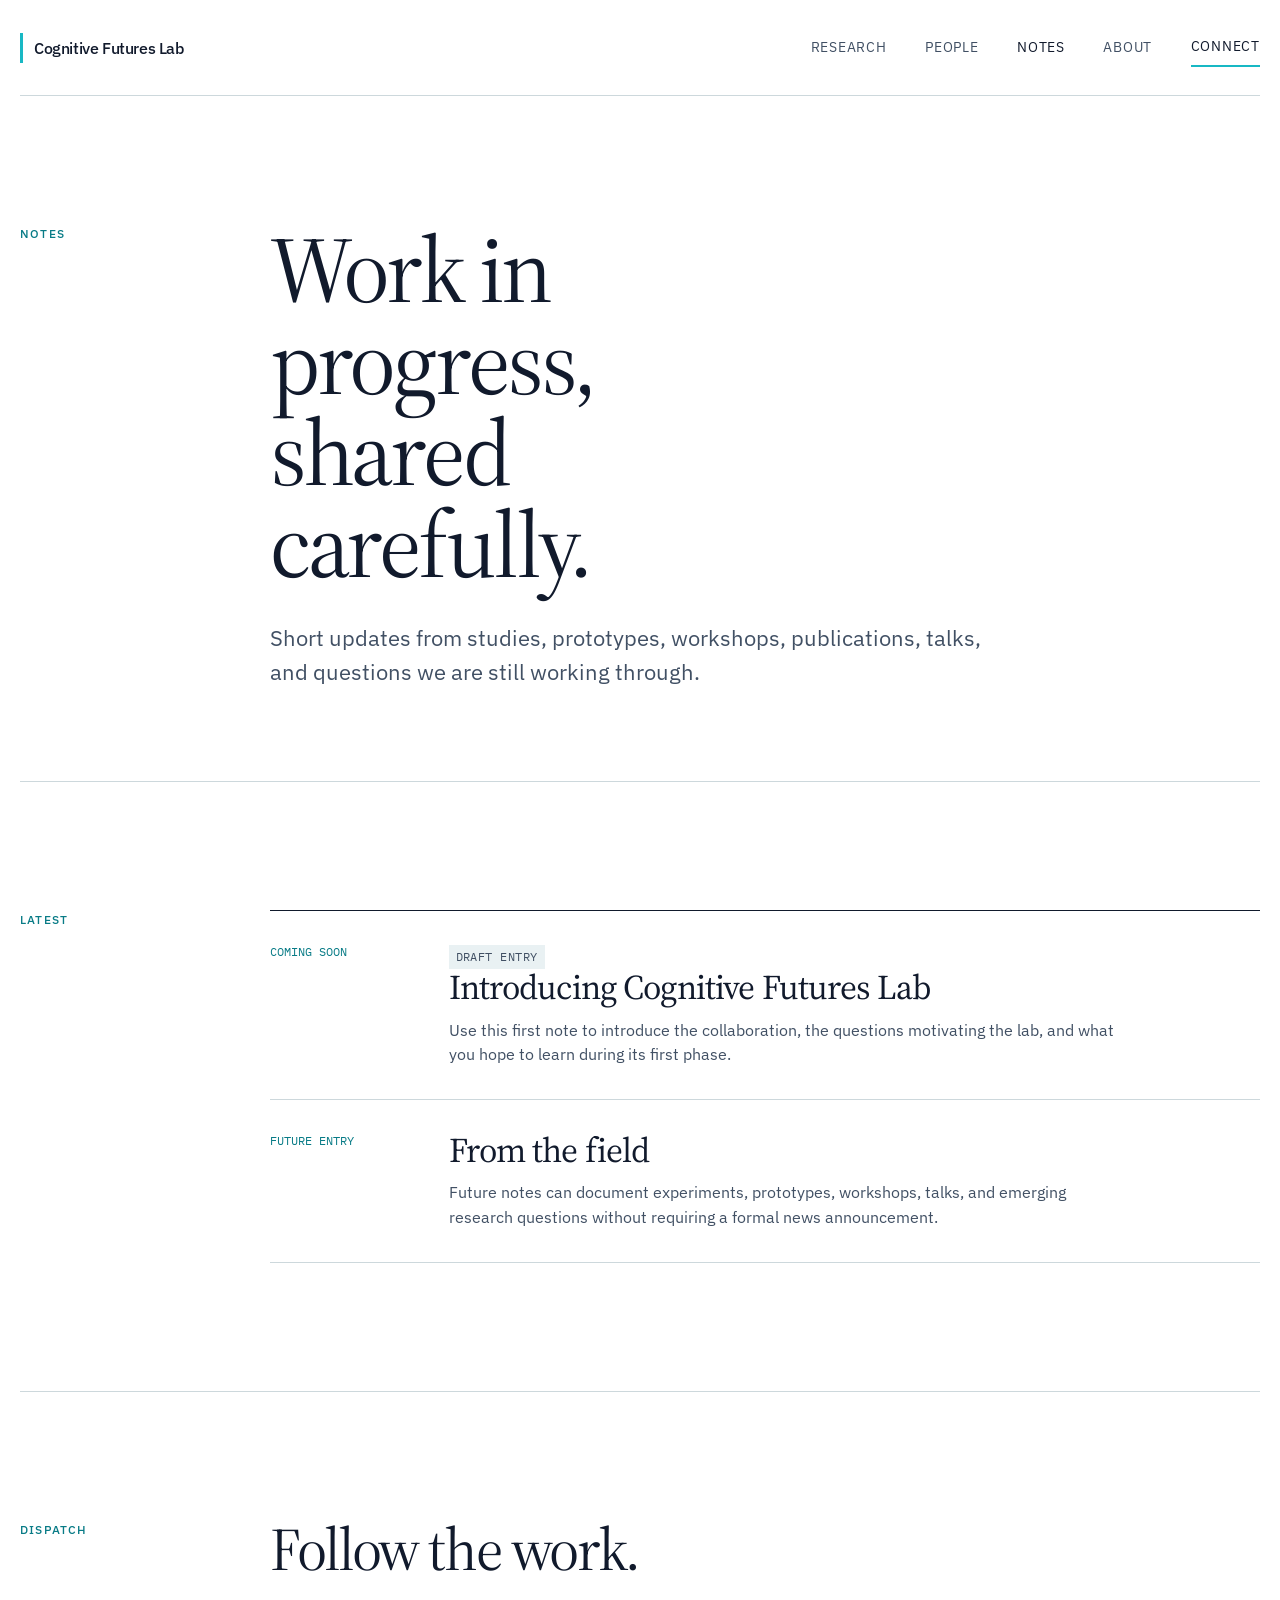
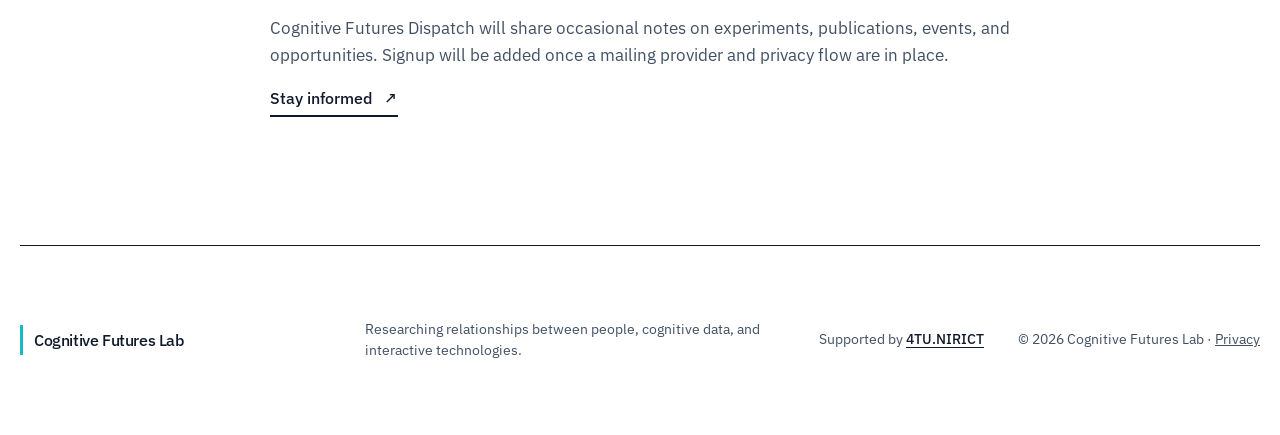
<file: notes.html>
<!doctype html>
<html lang="en">
<head>
  <meta charset="utf-8"><meta name="viewport" content="width=device-width, initial-scale=1"><meta name="description" content="Field notes and updates from Cognitive Futures Lab."><meta name="theme-color" content="#ffffff">
  <title>Notes — Cognitive Futures Lab</title><link rel="icon" href="assets/icons/favicon.svg" type="image/svg+xml"><link rel="preconnect" href="https://fonts.googleapis.com"><link rel="preconnect" href="https://fonts.gstatic.com" crossorigin><link href="https://fonts.googleapis.com/css2?family=IBM+Plex+Mono:wght@400;500&family=IBM+Plex+Sans:wght@400;500&family=Source+Serif+4:opsz,wght@8..60,400;500&display=swap" rel="stylesheet"><link rel="stylesheet" href="assets/css/styles.css">
</head>
<body>
  <a class="skip-link" href="#main">Skip to content</a>
  <header class="site-header"><a class="wordmark" href="index.html" aria-label="Cognitive Futures Lab home"><span class="wordmark-anchor" aria-hidden="true"></span><span class="wordmark-full">Cognitive Futures Lab</span><span class="wordmark-compact" aria-hidden="true">CFL</span></a><button class="menu-button" type="button" aria-expanded="false" aria-controls="site-nav"><span class="menu-label">Menu</span><span class="menu-lines" aria-hidden="true"></span></button><nav class="site-nav" id="site-nav" aria-label="Primary navigation"><a href="research.html">Research</a><a href="people.html">People</a><a href="notes.html" aria-current="page">Notes</a><a href="about.html">About</a><a class="nav-accent" href="connect.html">Connect</a></nav></header>
  <main class="page-shell" id="main">
    <section class="page-intro"><p class="section-index">Notes</p><div class="page-intro-copy"><h1>Work in progress, shared carefully.</h1><p>Short updates from studies, prototypes, workshops, publications, talks, and questions we are still working through.</p></div></section>
    <section class="page-section page-grid">
      <p class="section-index">Latest</p>
      <div class="note-list">
        <article class="note-item"><span class="note-date">Coming soon</span><div><span class="placeholder">Draft entry</span><h3>Introducing Cognitive Futures Lab</h3><p>Use this first note to introduce the collaboration, the questions motivating the lab, and what you hope to learn during its first phase.</p></div></article>
        <article class="note-item"><span class="note-date">Future entry</span><div><h3>From the field</h3><p>Future notes can document experiments, prototypes, workshops, talks, and emerging research questions without requiring a formal news announcement.</p></div></article>
      </div>
    </section>
    <section class="page-section page-grid"><p class="section-index">Dispatch</p><div class="page-copy"><h2>Follow the work.</h2><p>Cognitive Futures Dispatch will share occasional notes on experiments, publications, events, and opportunities. Signup will be added once a mailing provider and privacy flow are in place.</p><a class="text-link" href="connect.html">Stay informed <span aria-hidden="true">↗</span></a></div></section>
  </main>
  <footer class="site-footer"><a class="wordmark wordmark-footer" href="index.html" aria-label="Cognitive Futures Lab home"><span class="wordmark-anchor" aria-hidden="true"></span><span class="wordmark-full">Cognitive Futures Lab</span><span class="wordmark-compact" aria-hidden="true">CFL</span></a><p>Researching relationships between people, cognitive data, and interactive technologies.</p><p class="footer-support">Supported by <a href="https://www.4tu.nl/nirict/">4TU.NIRICT</a></p><p class="footer-meta">© <span id="year">2026</span> Cognitive Futures Lab · <a href="privacy.html">Privacy</a></p></footer><script src="assets/js/main.js"></script>
</body>
</html>
</file>
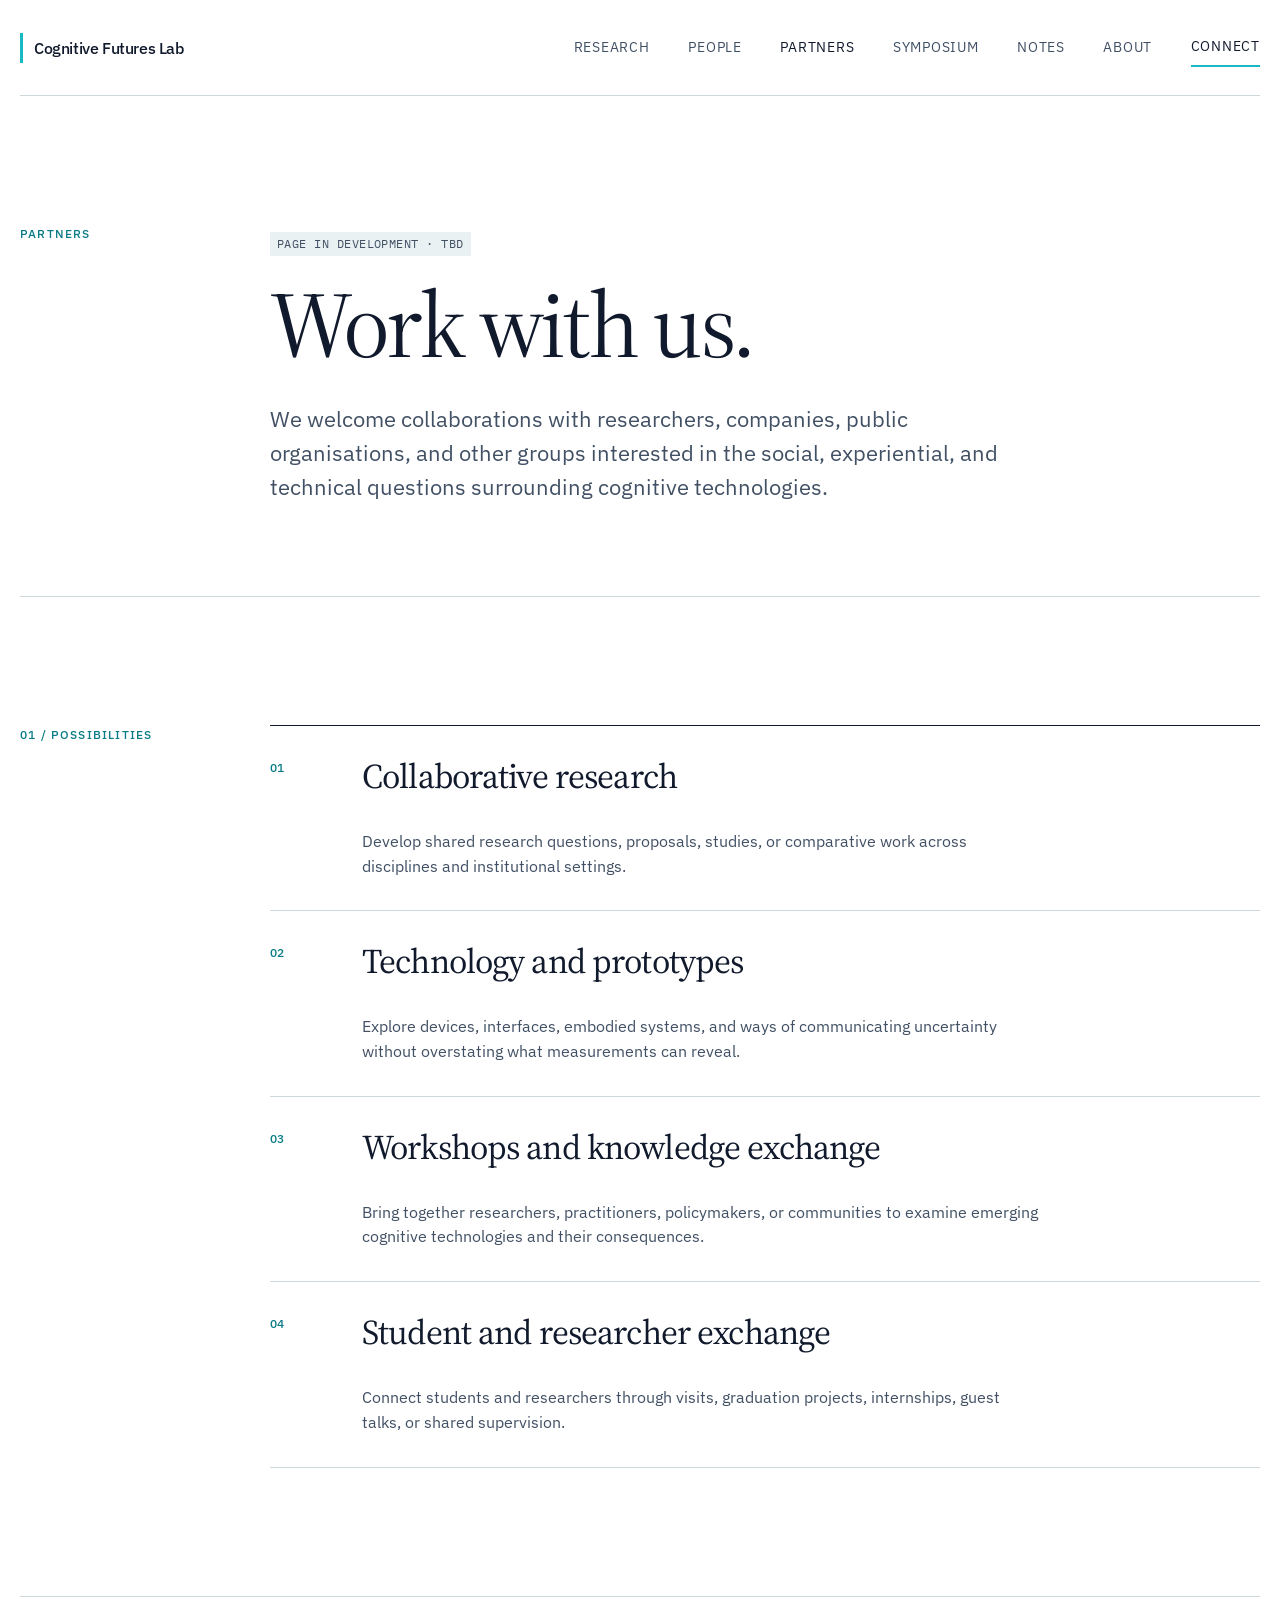
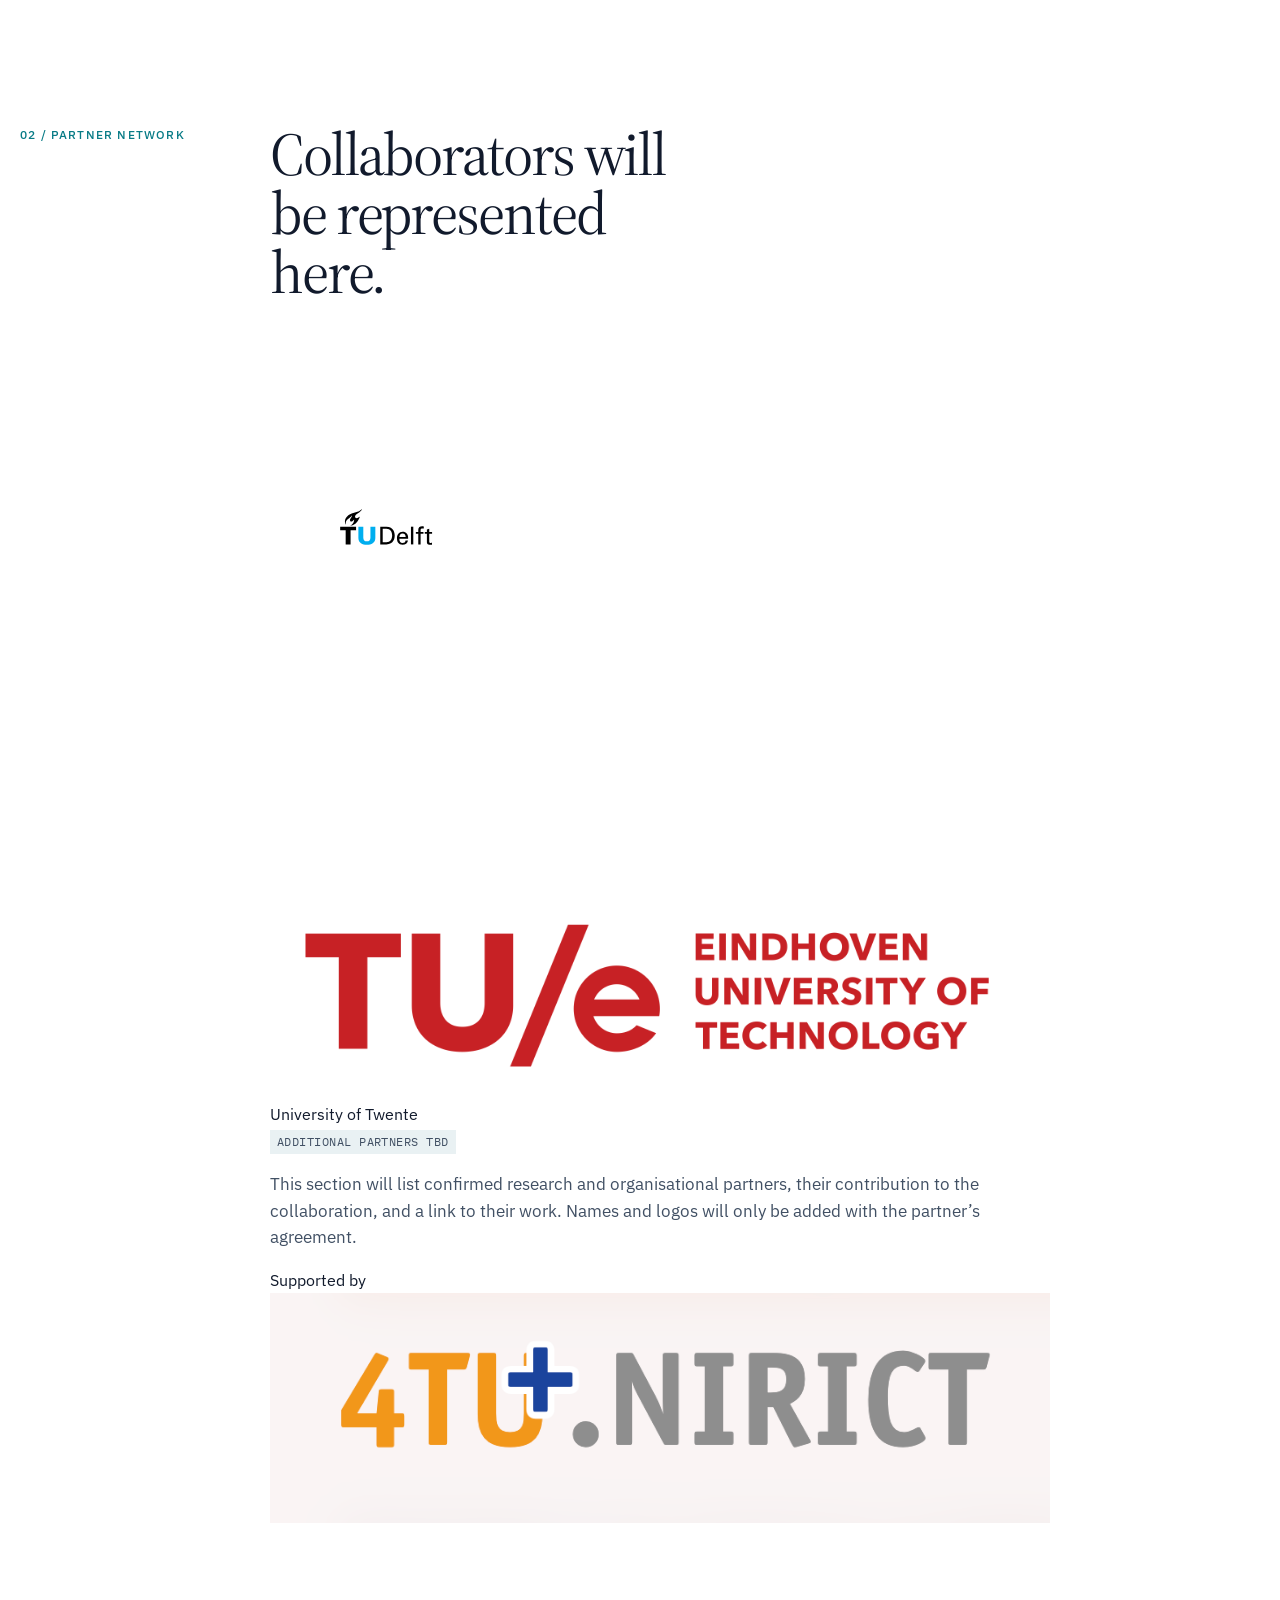
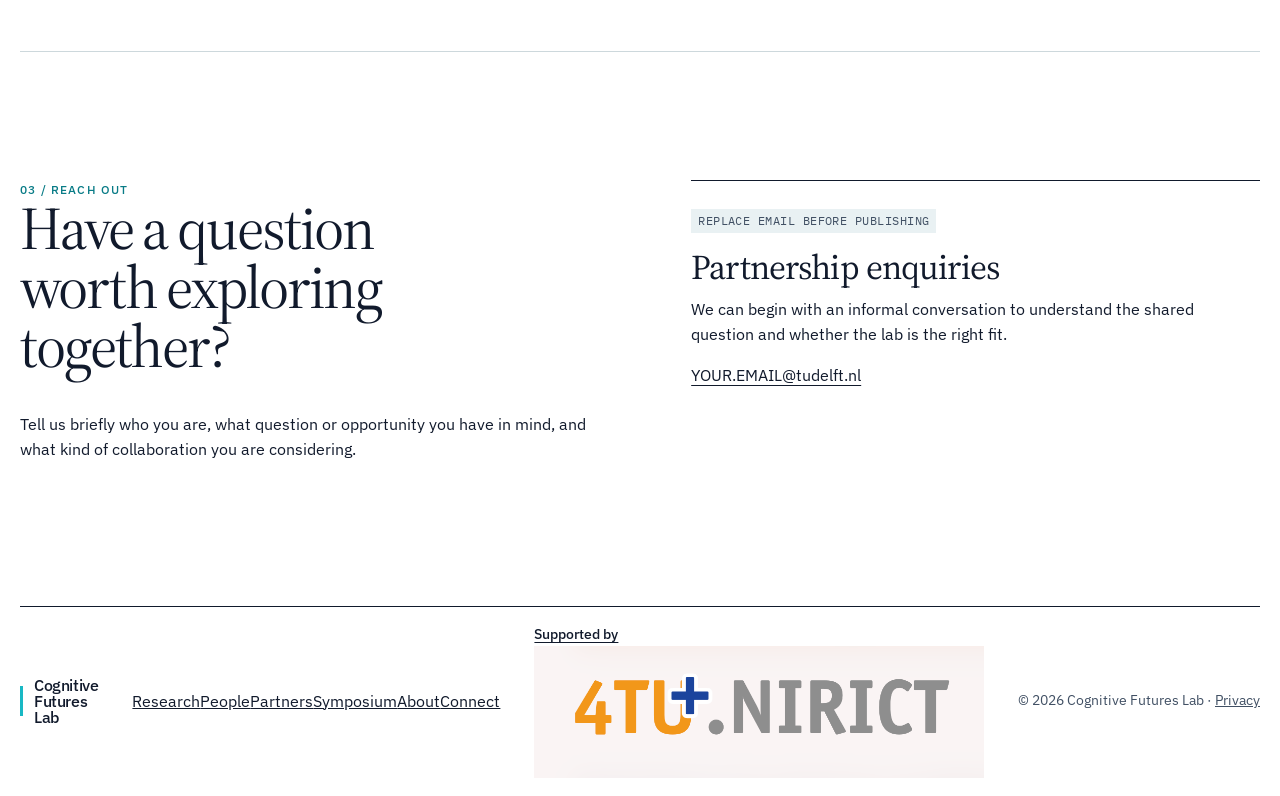
<file: partners.html>
<!doctype html>
<html lang="en">
<head>
  <meta charset="utf-8"><meta name="viewport" content="width=device-width, initial-scale=1"><meta name="description" content="Collaborate with Cognitive Futures Lab as a research, industry, or public-sector partner."><meta name="theme-color" content="#ffffff">
  <title>Partners — Cognitive Futures Lab</title><link rel="icon" href="assets/icons/favicon.svg" type="image/svg+xml"><link rel="preconnect" href="https://fonts.googleapis.com"><link rel="preconnect" href="https://fonts.gstatic.com" crossorigin><link href="https://fonts.googleapis.com/css2?family=IBM+Plex+Mono:wght@400;500&family=IBM+Plex+Sans:wght@400;500&family=Source+Serif+4:opsz,wght@8..60,400;500&display=swap" rel="stylesheet"><link rel="stylesheet" href="assets/css/styles.css">
</head>
<body>
  <a class="skip-link" href="#main">Skip to content</a>
  <header class="site-header"><a class="wordmark" href="index.html" aria-label="Cognitive Futures Lab home"><span class="wordmark-anchor" aria-hidden="true"></span><span class="wordmark-full">Cognitive Futures Lab</span><span class="wordmark-compact" aria-hidden="true">CFL</span></a><button class="menu-button" type="button" aria-expanded="false" aria-controls="site-nav"><span class="menu-label">Menu</span><span class="menu-lines" aria-hidden="true"></span></button><nav class="site-nav" id="site-nav" aria-label="Primary navigation"><a href="research.html">Research</a><a href="people.html">People</a><a href="partners.html" aria-current="page">Partners</a><a href="symposium.html">Symposium</a><a href="notes.html">Notes</a><a href="about.html">About</a><a class="nav-accent" href="connect.html">Connect</a></nav></header>
  <main class="page-shell" id="main">
    <section class="page-intro"><p class="section-index">Partners</p><div class="page-intro-copy"><p><span class="placeholder">Page in development · TBD</span></p><h1>Work with us.</h1><p>We welcome collaborations with researchers, companies, public organisations, and other groups interested in the social, experiential, and technical questions surrounding cognitive technologies.</p></div></section>

    <section class="page-section page-grid">
      <p class="section-index">01 / Possibilities</p>
      <div class="audience-list">
        <article class="audience-item"><span class="item-number">01</span><div><h3>Collaborative research</h3><p>Develop shared research questions, proposals, studies, or comparative work across disciplines and institutional settings.</p></div></article>
        <article class="audience-item"><span class="item-number">02</span><div><h3>Technology and prototypes</h3><p>Explore devices, interfaces, embodied systems, and ways of communicating uncertainty without overstating what measurements can reveal.</p></div></article>
        <article class="audience-item"><span class="item-number">03</span><div><h3>Workshops and knowledge exchange</h3><p>Bring together researchers, practitioners, policymakers, or communities to examine emerging cognitive technologies and their consequences.</p></div></article>
        <article class="audience-item"><span class="item-number">04</span><div><h3>Student and researcher exchange</h3><p>Connect students and researchers through visits, graduation projects, internships, guest talks, or shared supervision.</p></div></article>
      </div>
    </section>

    <section class="page-section page-grid">
      <p class="section-index">02 / Partner network</p>
      <div class="page-copy"><h2>Collaborators will be represented here.</h2><div class="institution-logo-grid" aria-label="Founding institutional partners"><a href="https://www.tudelft.nl/"><img src="assets/TUDelft_logo_cmyk.svg" alt="TU Delft"></a><a href="https://www.tue.nl/en/"><img src="assets/Eindhoven_University_of_Technology_logo_new.svg.webp" alt="Eindhoven University of Technology"></a><div class="partner-logo-pdf"><object data="assets/UT_Logo_Sta_Black_RGB_EN.pdf" type="application/pdf" aria-label="University of Twente logo"><span>University of Twente</span></object></div></div><p><span class="placeholder">Additional partners TBD</span></p><p>This section will list confirmed research and organisational partners, their contribution to the collaboration, and a link to their work. Names and logos will only be added with the partner’s agreement.</p><div class="partner-funder"><span>Supported by</span><a href="https://www.4tu.nl/nirict/"><img src="assets/4TUNIRICT.png" alt="4TU.NIRICT"></a></div></div>
    </section>

    <section class="page-section">
      <div class="contact-panel">
        <div><p class="section-index">03 / Reach out</p><h2>Have a question worth exploring together?</h2><p>Tell us briefly who you are, what question or opportunity you have in mind, and what kind of collaboration you are considering.</p></div>
        <div class="contact-method"><p><span class="placeholder">Replace email before publishing</span></p><h3>Partnership enquiries</h3><p>We can begin with an informal conversation to understand the shared question and whether the lab is the right fit.</p><a href="mailto:YOUR.EMAIL@tudelft.nl?subject=Cognitive%20Futures%20Lab%20partnership%20enquiry">YOUR.EMAIL@tudelft.nl</a></div>
      </div>
    </section>
  </main>
  <footer class="site-footer"><a class="wordmark wordmark-footer" href="index.html" aria-label="Cognitive Futures Lab home"><span class="wordmark-anchor" aria-hidden="true"></span><span class="wordmark-full">Cognitive Futures Lab</span><span class="wordmark-compact" aria-hidden="true">CFL</span></a><nav class="footer-nav" aria-label="Footer navigation"><a href="research.html">Research</a><a href="people.html">People</a><a href="partners.html">Partners</a><a href="symposium.html">Symposium</a><a href="about.html">About</a><a href="connect.html">Connect</a></nav><p class="footer-support"><a class="funder-lockup" href="https://www.4tu.nl/nirict/"><span>Supported by</span><img src="assets/4TUNIRICT.png" alt="4TU.NIRICT"></a></p><p class="footer-meta">© <span id="year">2026</span> Cognitive Futures Lab · <a href="privacy.html">Privacy</a></p></footer><script src="assets/js/main.js"></script>
</body>
</html>
</file>
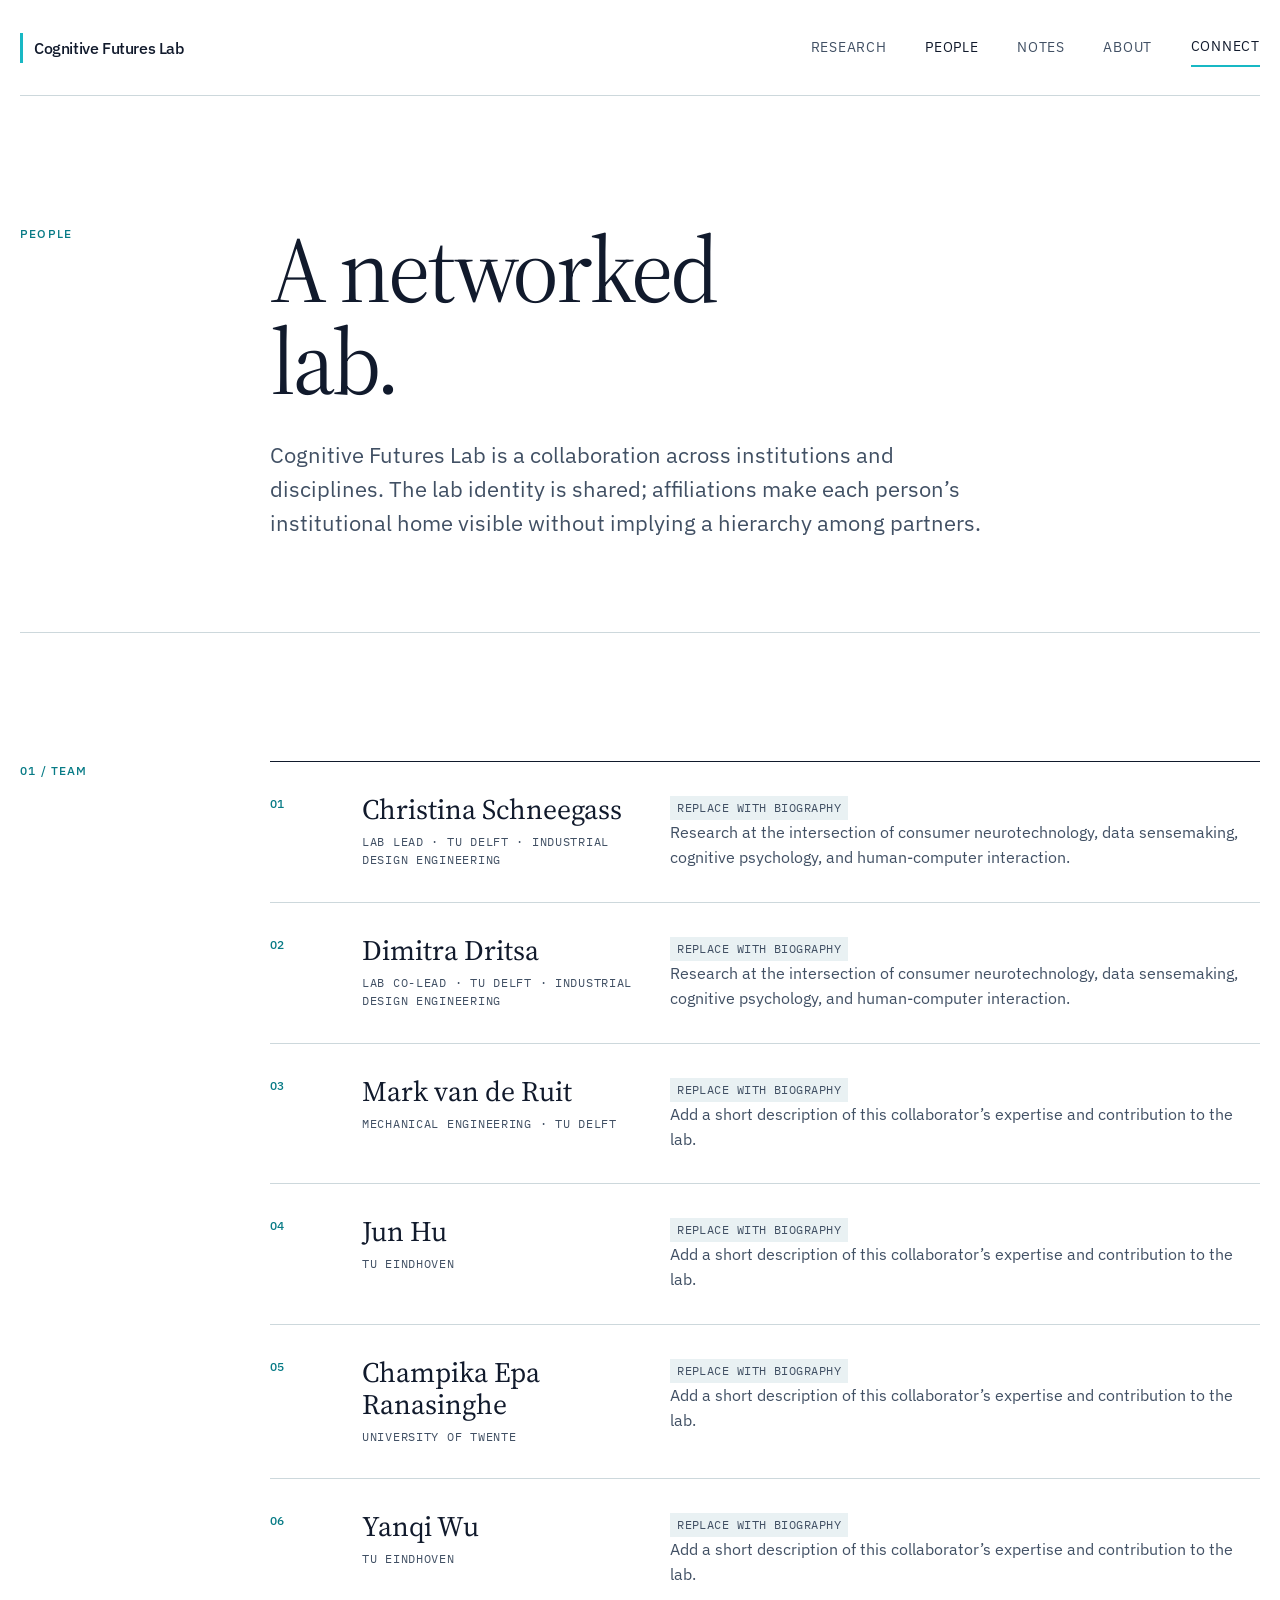
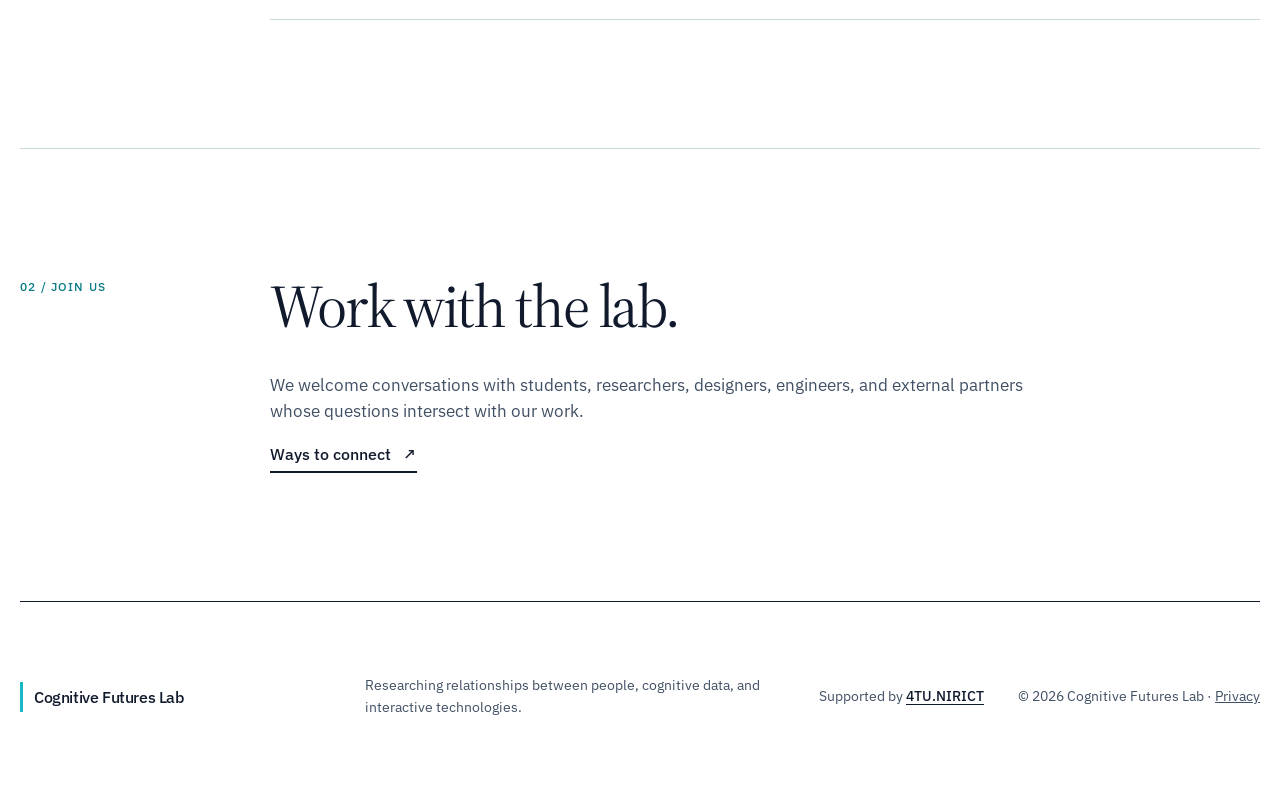
<file: people.html>
<!doctype html>
<html lang="en">
<head>
  <meta charset="utf-8"><meta name="viewport" content="width=device-width, initial-scale=1">
  <meta name="description" content="People and collaborators at Cognitive Futures Lab."><meta name="theme-color" content="#ffffff">
  <title>People — Cognitive Futures Lab</title>
  <link rel="icon" href="assets/icons/favicon.svg" type="image/svg+xml"><link rel="preconnect" href="https://fonts.googleapis.com"><link rel="preconnect" href="https://fonts.gstatic.com" crossorigin>
  <link href="https://fonts.googleapis.com/css2?family=IBM+Plex+Mono:wght@400;500&family=IBM+Plex+Sans:wght@400;500&family=Source+Serif+4:opsz,wght@8..60,400;500&display=swap" rel="stylesheet"><link rel="stylesheet" href="assets/css/styles.css">
</head>
<body>
  <a class="skip-link" href="#main">Skip to content</a>
  <header class="site-header"><a class="wordmark" href="index.html" aria-label="Cognitive Futures Lab home"><span class="wordmark-anchor" aria-hidden="true"></span><span class="wordmark-full">Cognitive Futures Lab</span><span class="wordmark-compact" aria-hidden="true">CFL</span></a><button class="menu-button" type="button" aria-expanded="false" aria-controls="site-nav"><span class="menu-label">Menu</span><span class="menu-lines" aria-hidden="true"></span></button><nav class="site-nav" id="site-nav" aria-label="Primary navigation"><a href="research.html">Research</a><a href="people.html" aria-current="page">People</a><a href="notes.html">Notes</a><a href="about.html">About</a><a class="nav-accent" href="connect.html">Connect</a></nav></header>
  <main class="page-shell" id="main">
    <section class="page-intro"><p class="section-index">People</p><div class="page-intro-copy"><h1>A networked lab.</h1><p>Cognitive Futures Lab is a collaboration across institutions and disciplines. The lab identity is shared; affiliations make each person’s institutional home visible without implying a hierarchy among partners.</p></div></section>
    <section class="page-section page-grid">
      <p class="section-index">01 / Team</p>
      <div class="people-list">
        <article class="person"><span class="item-number">01</span><div><span class="person-name">Christina Schneegass</span><p class="person-role">Lab lead · TU Delft · Industrial Design Engineering</p></div><div><span class="placeholder">Replace with biography</span><p>Research at the intersection of consumer neurotechnology, data sensemaking, cognitive psychology, and human-computer interaction.</p></div></article>
         <article class="person"><span class="item-number">02</span><div><span class="person-name">Dimitra Dritsa</span><p class="person-role">Lab co-lead · TU Delft · Industrial Design Engineering</p></div><div><span class="placeholder">Replace with biography</span><p>Research at the intersection of consumer neurotechnology, data sensemaking, cognitive psychology, and human-computer interaction.</p></div></article>
        <article class="person"><span class="item-number">03</span><div><span class="person-name">Mark van de Ruit</span><p class="person-role">Mechanical engineering · TU Delft</p></div><div><span class="placeholder">Replace with biography</span><p>Add a short description of this collaborator’s expertise and contribution to the lab.</p></div></article>
        <article class="person"><span class="item-number">04</span><div><span class="person-name">Jun Hu</span><p class="person-role">TU Eindhoven</p></div><div><span class="placeholder">Replace with biography</span><p>Add a short description of this collaborator’s expertise and contribution to the lab.</p></div></article>
        <article class="person"><span class="item-number">05</span><div><span class="person-name">Champika Epa Ranasinghe</span><p class="person-role">University of Twente</p></div><div><span class="placeholder">Replace with biography</span><p>Add a short description of this collaborator’s expertise and contribution to the lab.</p></div></article>
        <article class="person"><span class="item-number">06</span><div><span class="person-name">Yanqi Wu</span><p class="person-role">TU Eindhoven</p></div><div><span class="placeholder">Replace with biography</span><p>Add a short description of this collaborator’s expertise and contribution to the lab.</p></div></article>
      </div>
    </section>
    <section class="page-section page-grid"><p class="section-index">02 / Join us</p><div class="page-copy"><h2>Work with the lab.</h2><p>We welcome conversations with students, researchers, designers, engineers, and external partners whose questions intersect with our work.</p><a class="text-link" href="connect.html">Ways to connect <span aria-hidden="true">↗</span></a></div></section>
  </main>
  <footer class="site-footer"><a class="wordmark wordmark-footer" href="index.html" aria-label="Cognitive Futures Lab home"><span class="wordmark-anchor" aria-hidden="true"></span><span class="wordmark-full">Cognitive Futures Lab</span><span class="wordmark-compact" aria-hidden="true">CFL</span></a><p>Researching relationships between people, cognitive data, and interactive technologies.</p><p class="footer-support">Supported by <a href="https://www.4tu.nl/nirict/">4TU.NIRICT</a></p><p class="footer-meta">© <span id="year">2026</span> Cognitive Futures Lab · <a href="privacy.html">Privacy</a></p></footer>
  <script src="assets/js/main.js"></script>
</body>
</html>
</file>
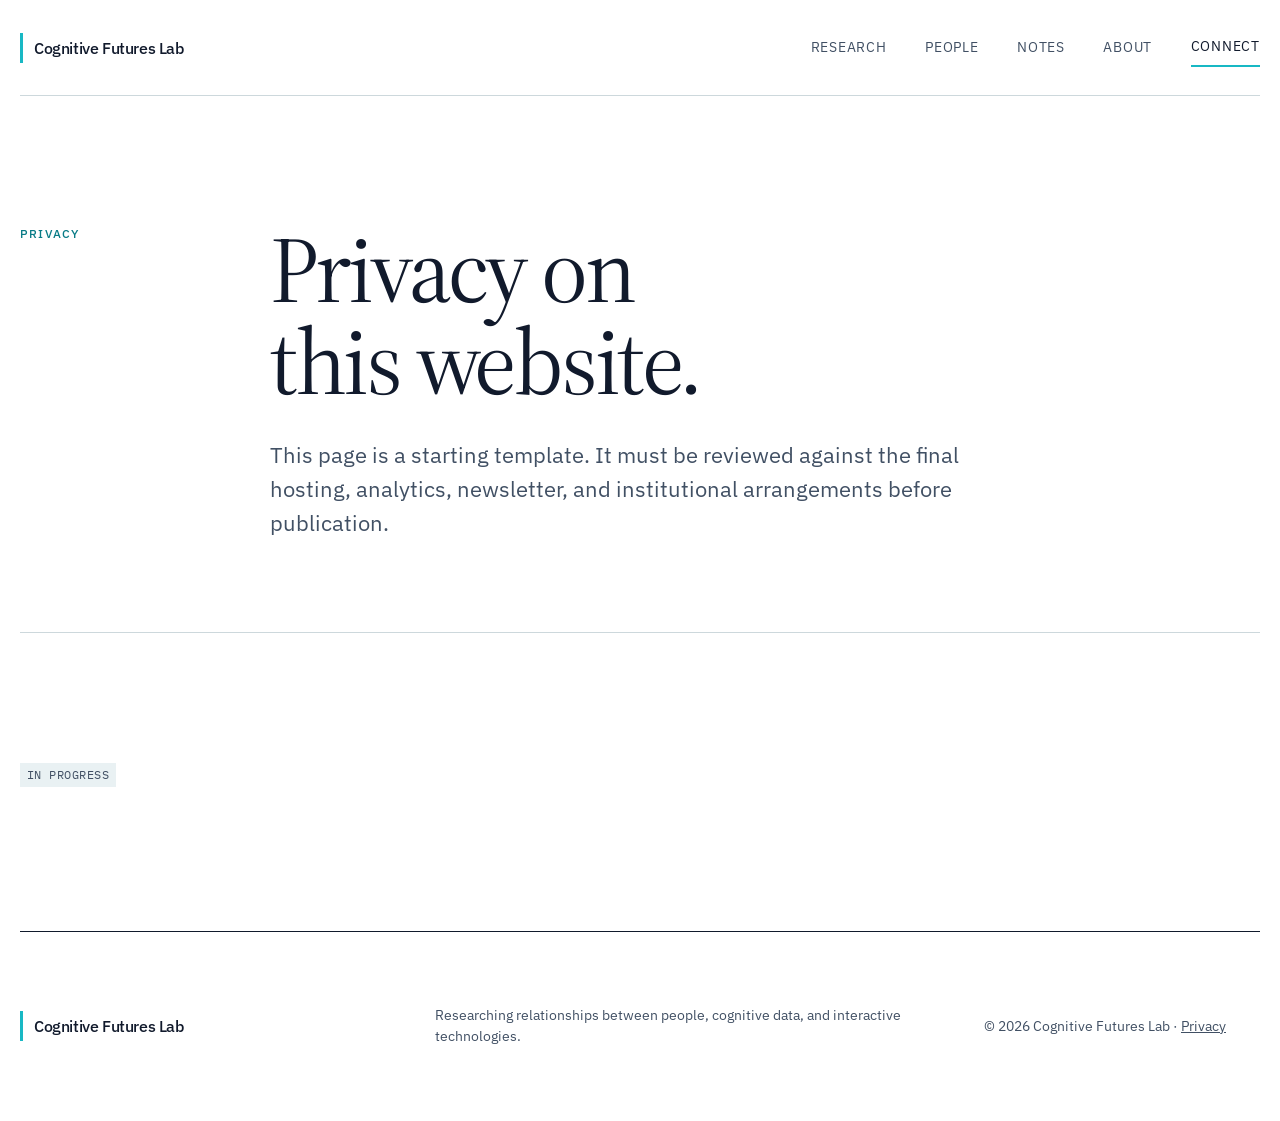
<file: privacy.html>
<!doctype html>
<html lang="en">
<head>
  <meta charset="utf-8"><meta name="viewport" content="width=device-width, initial-scale=1"><meta name="description" content="Privacy information for the Cognitive Futures Lab website."><meta name="theme-color" content="#ffffff">
  <title>Privacy — Cognitive Futures Lab</title><link rel="icon" href="assets/icons/favicon.svg" type="image/svg+xml"><link rel="preconnect" href="https://fonts.googleapis.com"><link rel="preconnect" href="https://fonts.gstatic.com" crossorigin><link href="https://fonts.googleapis.com/css2?family=IBM+Plex+Mono:wght@400;500&family=IBM+Plex+Sans:wght@400;500&family=Source+Serif+4:opsz,wght@8..60,400;500&display=swap" rel="stylesheet"><link rel="stylesheet" href="assets/css/styles.css">
</head>
<body>
  <a class="skip-link" href="#main">Skip to content</a>
  <header class="site-header"><a class="wordmark" href="index.html" aria-label="Cognitive Futures Lab home"><span class="wordmark-anchor" aria-hidden="true"></span><span class="wordmark-full">Cognitive Futures Lab</span><span class="wordmark-compact" aria-hidden="true">CFL</span></a><button class="menu-button" type="button" aria-expanded="false" aria-controls="site-nav"><span class="menu-label">Menu</span><span class="menu-lines" aria-hidden="true"></span></button><nav class="site-nav" id="site-nav" aria-label="Primary navigation"><a href="research.html">Research</a><a href="people.html">People</a><a href="notes.html">Notes</a><a href="about.html">About</a><a class="nav-accent" href="connect.html">Connect</a></nav></header>
  <main class="page-shell" id="main">
    <section class="page-intro"><p class="section-index">Privacy</p><div class="page-intro-copy"><h1>Privacy on this website.</h1><p>This page is a starting template. It must be reviewed against the final hosting, analytics, newsletter, and institutional arrangements before publication.</p></div></section>
    <section class="page-section privacy-copy">
      <p><span class="placeholder">IN PROGRESS</span></p>

    </section>
  </main>
  <footer class="site-footer"><a class="wordmark wordmark-footer" href="index.html" aria-label="Cognitive Futures Lab home"><span class="wordmark-anchor" aria-hidden="true"></span><span class="wordmark-full">Cognitive Futures Lab</span><span class="wordmark-compact" aria-hidden="true">CFL</span></a><p>Researching relationships between people, cognitive data, and interactive technologies.</p><p class="footer-meta">© <span id="year">2026</span> Cognitive Futures Lab · <a href="privacy.html" aria-current="page">Privacy</a></p></footer><script src="assets/js/main.js"></script>
</body>
</html>
</file>
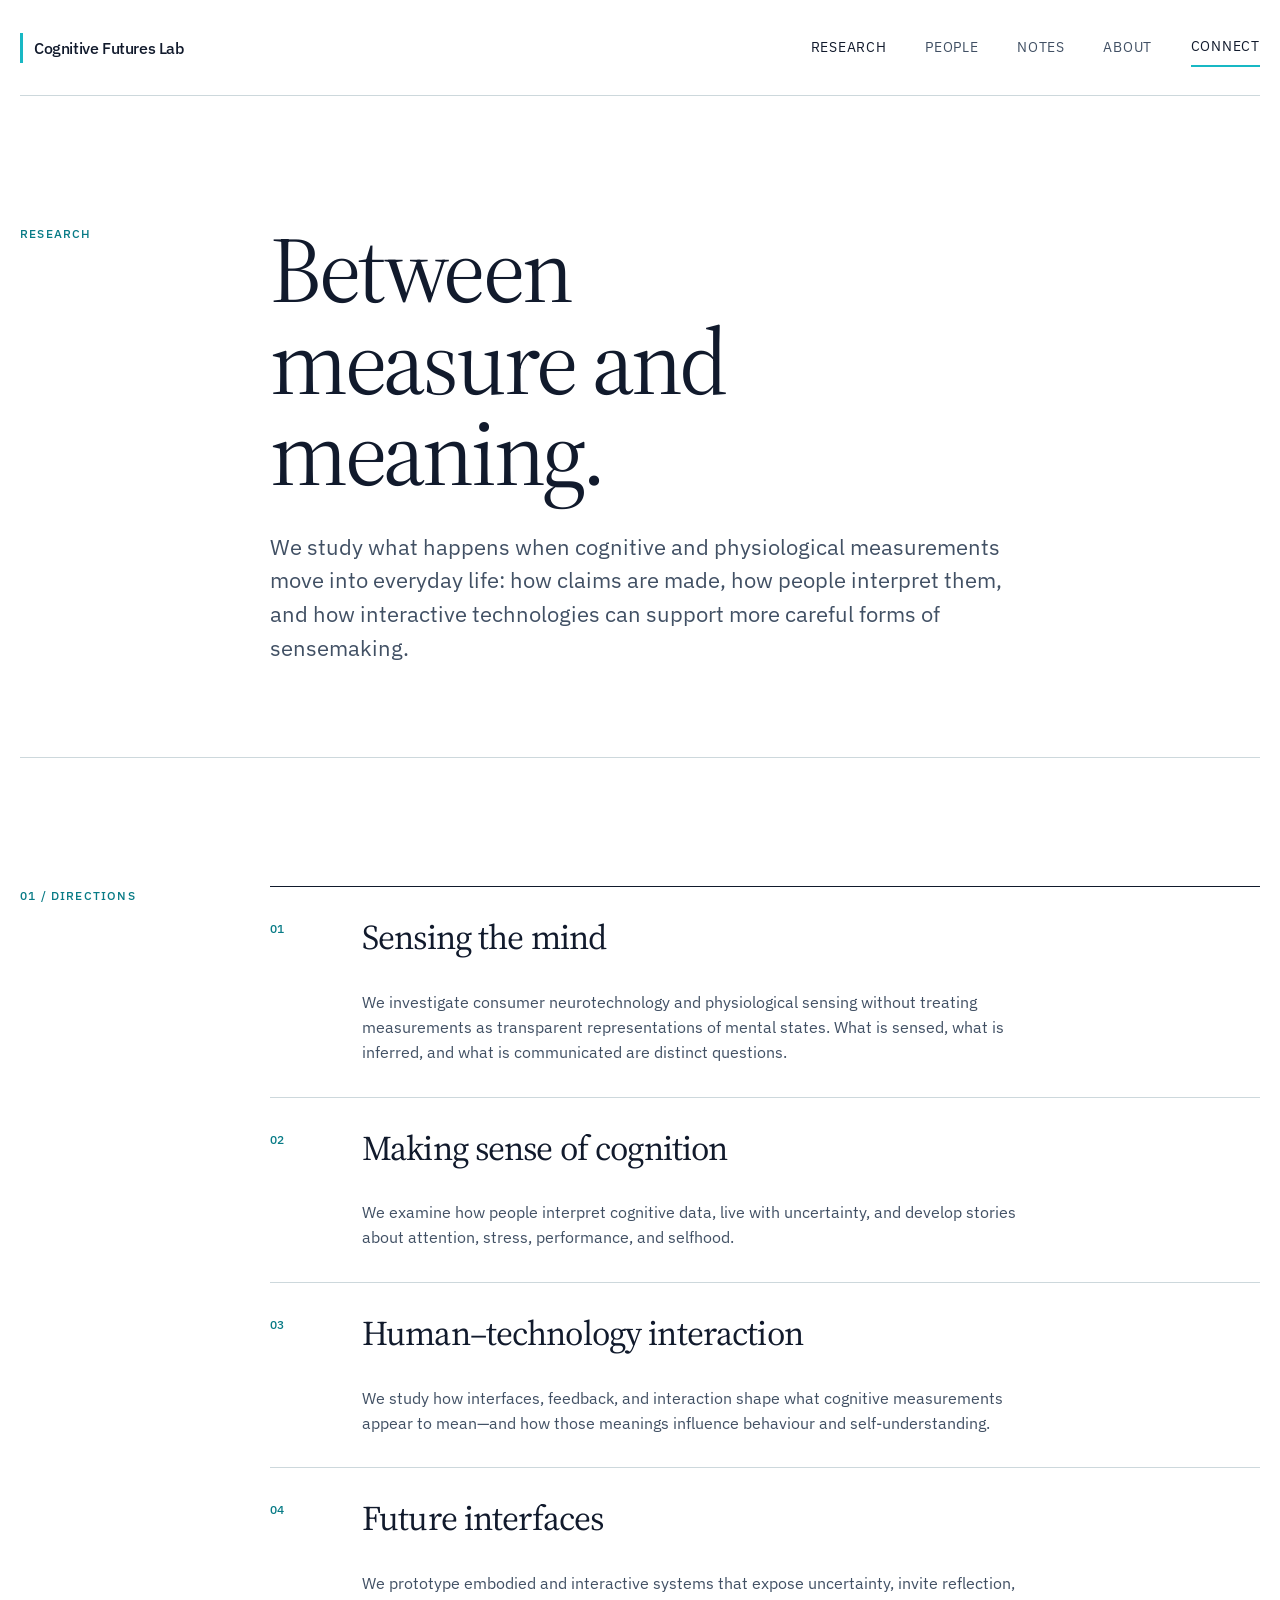
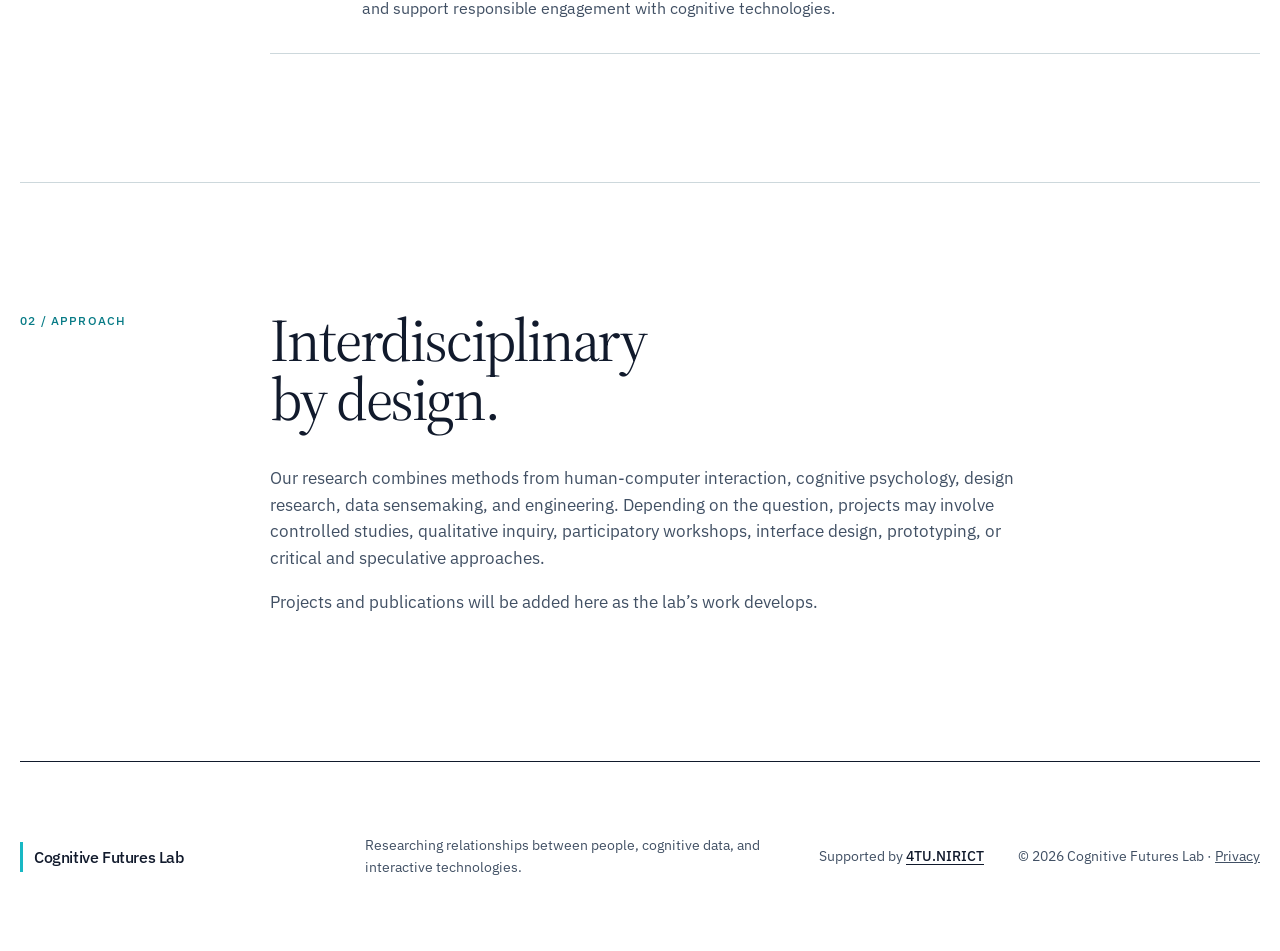
<file: research.html>
<!doctype html>
<html lang="en">
<head>
  <meta charset="utf-8"><meta name="viewport" content="width=device-width, initial-scale=1">
  <meta name="description" content="Research directions at Cognitive Futures Lab."><meta name="theme-color" content="#ffffff">
  <title>Research — Cognitive Futures Lab</title>
  <link rel="icon" href="assets/icons/favicon.svg" type="image/svg+xml">
  <link rel="preconnect" href="https://fonts.googleapis.com"><link rel="preconnect" href="https://fonts.gstatic.com" crossorigin>
  <link href="https://fonts.googleapis.com/css2?family=IBM+Plex+Mono:wght@400;500&family=IBM+Plex+Sans:wght@400;500&family=Source+Serif+4:opsz,wght@8..60,400;500&display=swap" rel="stylesheet">
  <link rel="stylesheet" href="assets/css/styles.css">
</head>
<body>
  <a class="skip-link" href="#main">Skip to content</a>
  <header class="site-header">
    <a class="wordmark" href="index.html" aria-label="Cognitive Futures Lab home"><span class="wordmark-anchor" aria-hidden="true"></span><span class="wordmark-full">Cognitive Futures Lab</span><span class="wordmark-compact" aria-hidden="true">CFL</span></a>
    <button class="menu-button" type="button" aria-expanded="false" aria-controls="site-nav"><span class="menu-label">Menu</span><span class="menu-lines" aria-hidden="true"></span></button>
    <nav class="site-nav" id="site-nav" aria-label="Primary navigation"><a href="research.html" aria-current="page">Research</a><a href="people.html">People</a><a href="notes.html">Notes</a><a href="about.html">About</a><a class="nav-accent" href="connect.html">Connect</a></nav>
  </header>
  <main class="page-shell" id="main">
    <section class="page-intro">
      <p class="section-index">Research</p>
      <div class="page-intro-copy"><h1>Between measure and meaning.</h1><p>We study what happens when cognitive and physiological measurements move into everyday life: how claims are made, how people interpret them, and how interactive technologies can support more careful forms of sensemaking.</p></div>
    </section>
    <section class="page-section page-grid">
      <p class="section-index">01 / Directions</p>
      <div class="principle-list">
        <article class="principle"><span class="item-number">01</span><div><h3>Sensing the mind</h3><p>We investigate consumer neurotechnology and physiological sensing without treating measurements as transparent representations of mental states. What is sensed, what is inferred, and what is communicated are distinct questions.</p></div></article>
        <article class="principle"><span class="item-number">02</span><div><h3>Making sense of cognition</h3><p>We examine how people interpret cognitive data, live with uncertainty, and develop stories about attention, stress, performance, and selfhood.</p></div></article>
        <article class="principle"><span class="item-number">03</span><div><h3>Human–technology interaction</h3><p>We study how interfaces, feedback, and interaction shape what cognitive measurements appear to mean—and how those meanings influence behaviour and self-understanding.</p></div></article>
        <article class="principle"><span class="item-number">04</span><div><h3>Future interfaces</h3><p>We prototype embodied and interactive systems that expose uncertainty, invite reflection, and support responsible engagement with cognitive technologies.</p></div></article>
      </div>
    </section>
    <section class="page-section page-grid">
      <p class="section-index">02 / Approach</p>
      <div class="page-copy"><h2>Interdisciplinary by design.</h2><p>Our research combines methods from human-computer interaction, cognitive psychology, design research, data sensemaking, and engineering. Depending on the question, projects may involve controlled studies, qualitative inquiry, participatory workshops, interface design, prototyping, or critical and speculative approaches.</p><p>Projects and publications will be added here as the lab’s work develops.</p></div>
    </section>
  </main>
  <footer class="site-footer"><a class="wordmark wordmark-footer" href="index.html" aria-label="Cognitive Futures Lab home"><span class="wordmark-anchor" aria-hidden="true"></span><span class="wordmark-full">Cognitive Futures Lab</span><span class="wordmark-compact" aria-hidden="true">CFL</span></a><p>Researching relationships between people, cognitive data, and interactive technologies.</p><p class="footer-support">Supported by <a href="https://www.4tu.nl/nirict/">4TU.NIRICT</a></p><p class="footer-meta">© <span id="year">2026</span> Cognitive Futures Lab · <a href="privacy.html">Privacy</a></p></footer>
  <script src="assets/js/main.js"></script>
</body>
</html>
</file>
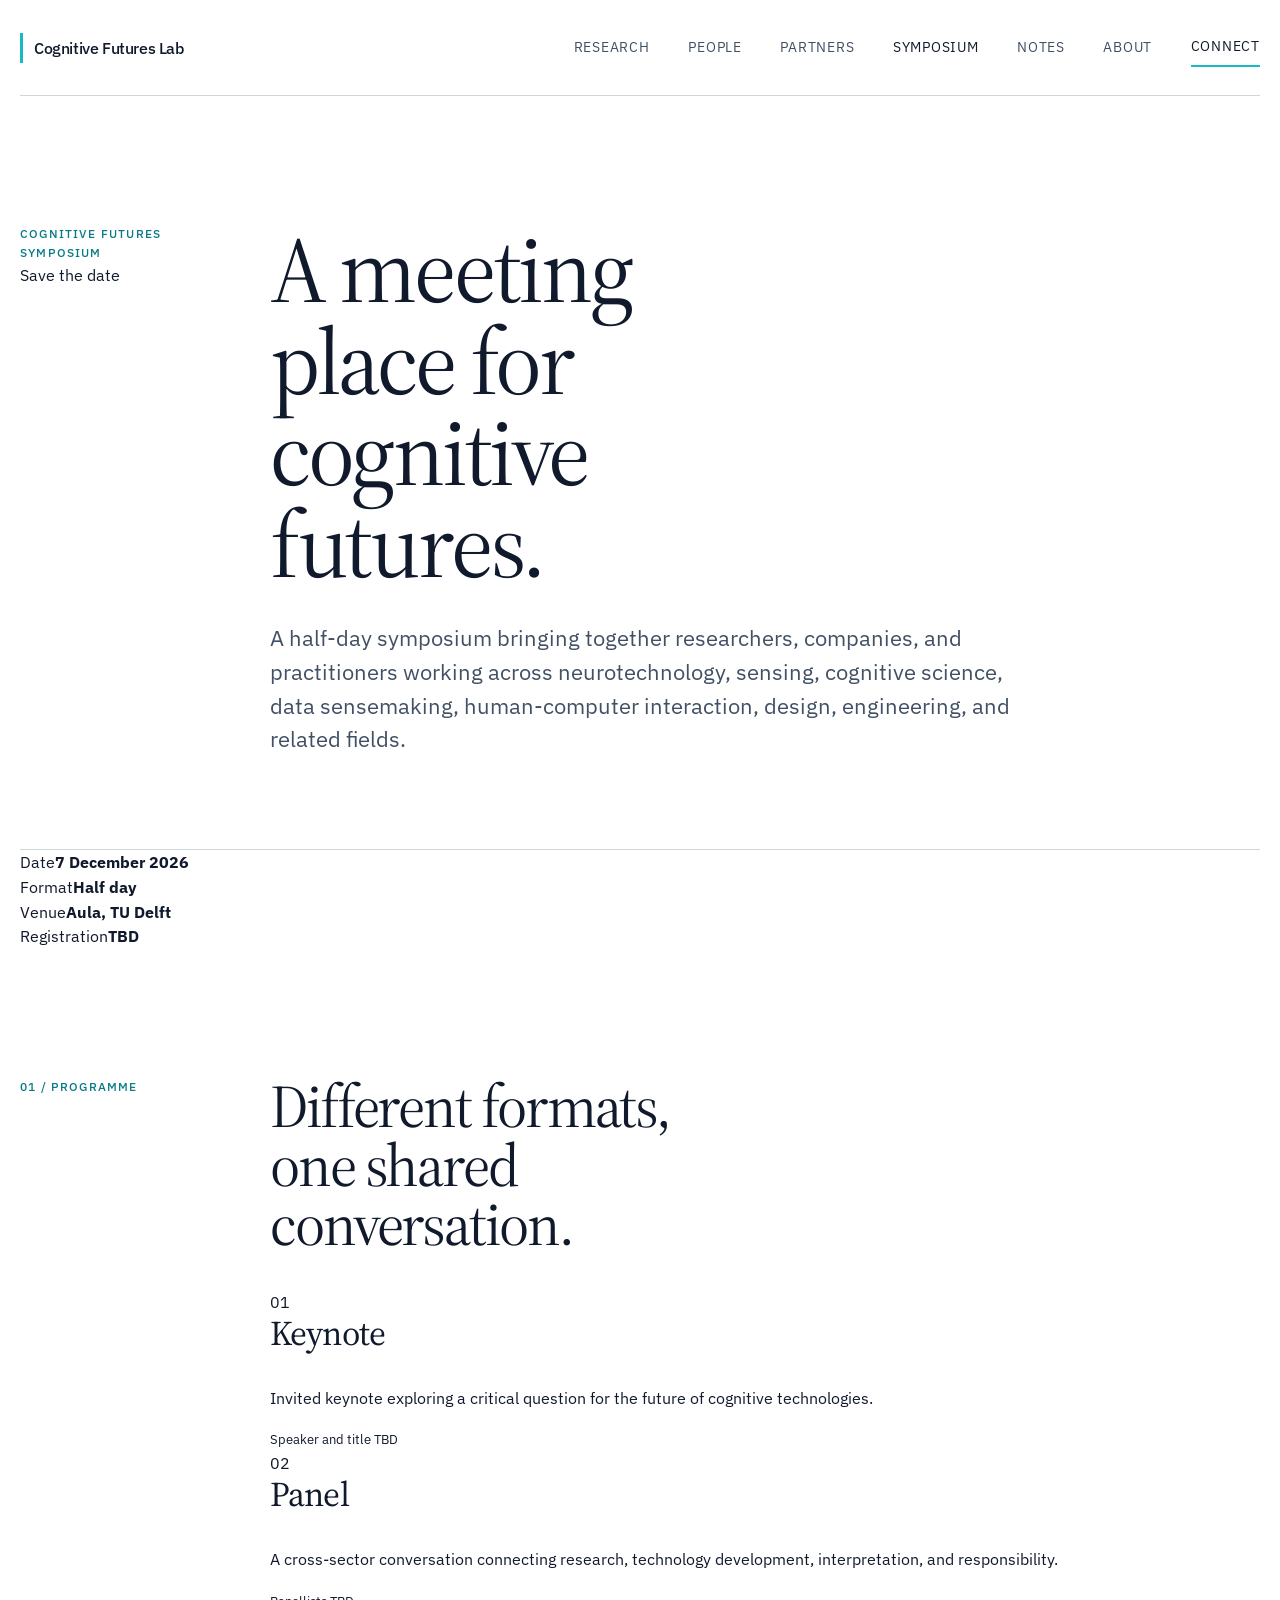
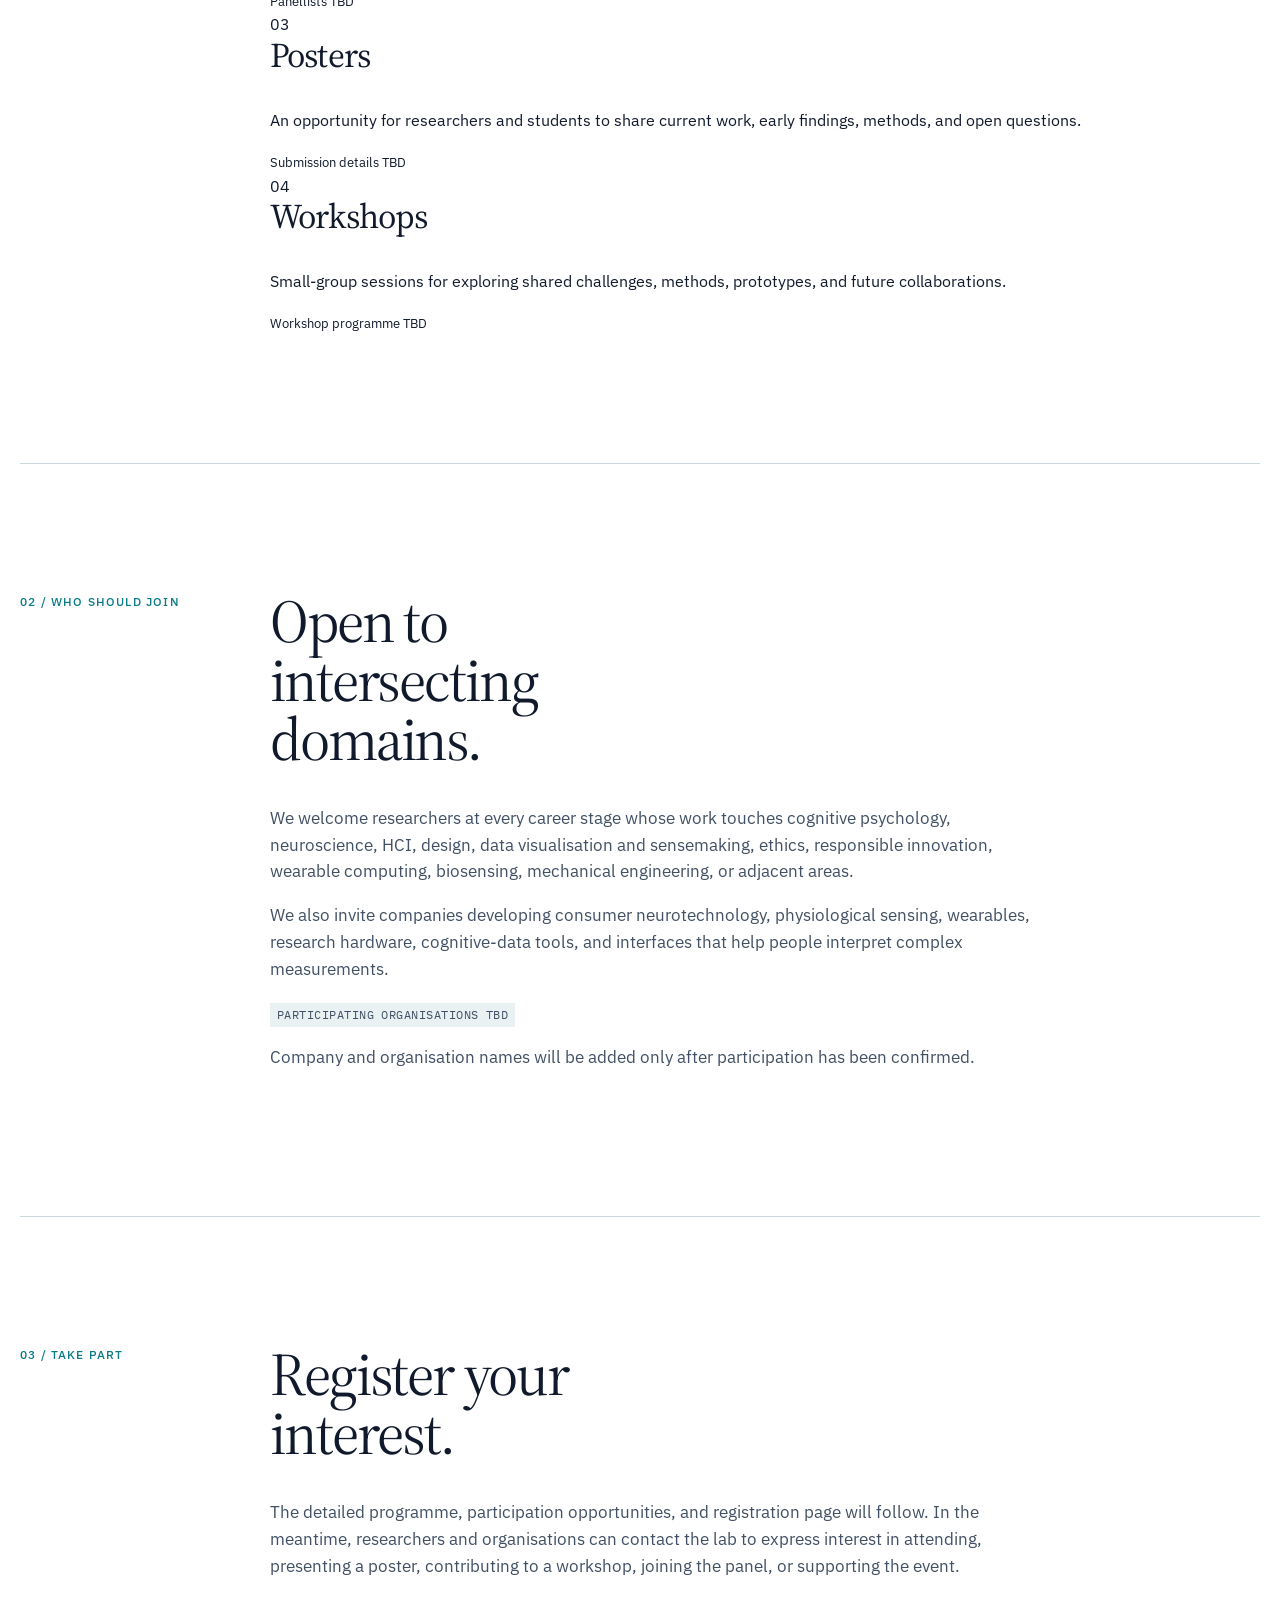
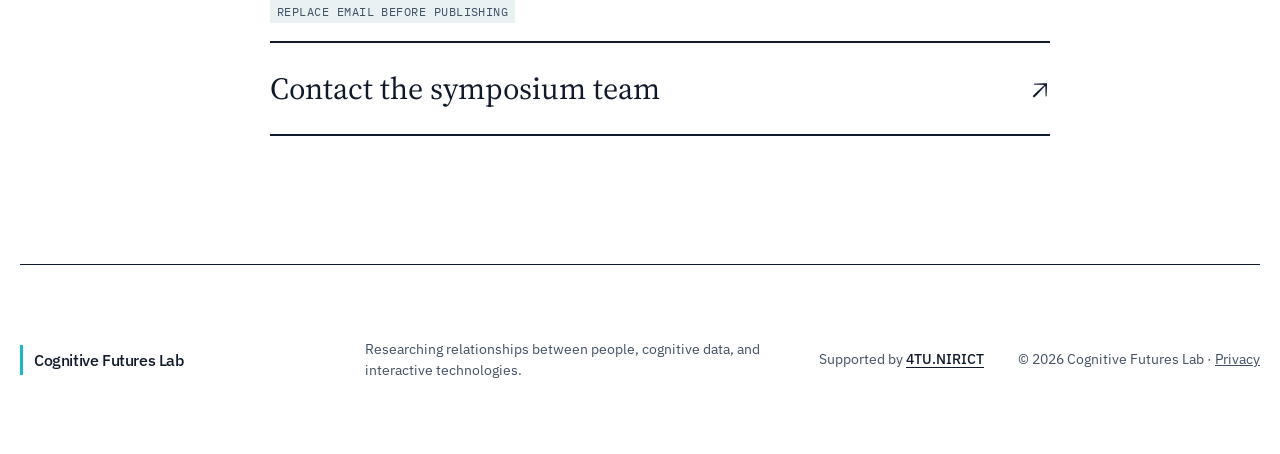
<file: symposium.html>
<!doctype html>
<html lang="en">
<head>
  <meta charset="utf-8"><meta name="viewport" content="width=device-width, initial-scale=1"><meta name="description" content="Cognitive Futures Symposium on 7 December 2026 at the Aula, TU Delft."><meta name="theme-color" content="#ffffff">
  <title>Cognitive Futures Symposium — Cognitive Futures Lab</title><link rel="icon" href="assets/icons/favicon.svg" type="image/svg+xml"><link rel="preconnect" href="https://fonts.googleapis.com"><link rel="preconnect" href="https://fonts.gstatic.com" crossorigin><link href="https://fonts.googleapis.com/css2?family=IBM+Plex+Mono:wght@400;500&family=IBM+Plex+Sans:wght@400;500&family=Source+Serif+4:opsz,wght@8..60,400;500&display=swap" rel="stylesheet"><link rel="stylesheet" href="assets/css/styles.css">
</head>
<body>
  <a class="skip-link" href="#main">Skip to content</a>
  <header class="site-header"><a class="wordmark" href="index.html" aria-label="Cognitive Futures Lab home"><span class="wordmark-anchor" aria-hidden="true"></span><span class="wordmark-full">Cognitive Futures Lab</span><span class="wordmark-compact" aria-hidden="true">CFL</span></a><button class="menu-button" type="button" aria-expanded="false" aria-controls="site-nav"><span class="menu-label">Menu</span><span class="menu-lines" aria-hidden="true"></span></button><nav class="site-nav" id="site-nav" aria-label="Primary navigation"><a href="research.html">Research</a><a href="people.html">People</a><a href="partners.html">Partners</a><a href="symposium.html" aria-current="page">Symposium</a><a href="notes.html">Notes</a><a href="about.html">About</a><a class="nav-accent" href="connect.html">Connect</a></nav></header>
  <main class="page-shell" id="main">
    <section class="page-intro event-intro">
      <div><p class="section-index">Cognitive Futures Symposium</p><p class="event-status">Save the date</p></div>
      <div class="page-intro-copy"><h1>A meeting place for cognitive futures.</h1><p>A half-day symposium bringing together researchers, companies, and practitioners working across neurotechnology, sensing, cognitive science, data sensemaking, human-computer interaction, design, engineering, and related fields.</p></div>
    </section>

    <section class="event-facts" aria-label="Event details">
      <div><span>Date</span><strong>7 December 2026</strong></div>
      <div><span>Format</span><strong>Half day</strong></div>
      <div><span>Venue</span><strong>Aula, TU Delft</strong></div>
      <div><span>Registration</span><strong>TBD</strong></div>
    </section>

    <section class="page-section page-grid">
      <p class="section-index">01 / Programme</p>
      <div><h2>Different formats, one shared conversation.</h2><div class="event-programme"><article><span>01</span><h3>Keynote</h3><p>Invited keynote exploring a critical question for the future of cognitive technologies.</p><small>Speaker and title TBD</small></article><article><span>02</span><h3>Panel</h3><p>A cross-sector conversation connecting research, technology development, interpretation, and responsibility.</p><small>Panellists TBD</small></article><article><span>03</span><h3>Posters</h3><p>An opportunity for researchers and students to share current work, early findings, methods, and open questions.</p><small>Submission details TBD</small></article><article><span>04</span><h3>Workshops</h3><p>Small-group sessions for exploring shared challenges, methods, prototypes, and future collaborations.</p><small>Workshop programme TBD</small></article></div></div>
    </section>

    <section class="page-section page-grid">
      <p class="section-index">02 / Who should join</p>
      <div class="page-copy"><h2>Open to intersecting domains.</h2><p>We welcome researchers at every career stage whose work touches cognitive psychology, neuroscience, HCI, design, data visualisation and sensemaking, ethics, responsible innovation, wearable computing, biosensing, mechanical engineering, or adjacent areas.</p><p>We also invite companies developing consumer neurotechnology, physiological sensing, wearables, research hardware, cognitive-data tools, and interfaces that help people interpret complex measurements.</p><p><span class="placeholder">Participating organisations TBD</span></p><p>Company and organisation names will be added only after participation has been confirmed.</p></div>
    </section>

    <section class="page-section page-grid">
      <p class="section-index">03 / Take part</p>
      <div class="page-copy"><h2>Register your interest.</h2><p>The detailed programme, participation opportunities, and registration page will follow. In the meantime, researchers and organisations can contact the lab to express interest in attending, presenting a poster, contributing to a workshop, joining the panel, or supporting the event.</p><p><span class="placeholder">Replace email before publishing</span></p><a class="primary-link" href="mailto:YOUR.EMAIL@tudelft.nl?subject=Cognitive%20Futures%20Symposium%20interest">Contact the symposium team <span aria-hidden="true">↗</span></a></div>
    </section>
  </main>
  <footer class="site-footer"><a class="wordmark wordmark-footer" href="index.html" aria-label="Cognitive Futures Lab home"><span class="wordmark-anchor" aria-hidden="true"></span><span class="wordmark-full">Cognitive Futures Lab</span><span class="wordmark-compact" aria-hidden="true">CFL</span></a><p>Researching relationships between people, cognitive data, and interactive technologies.</p><p class="footer-support">Supported by <a href="https://www.4tu.nl/nirict/">4TU.NIRICT</a></p><p class="footer-meta">© <span id="year">2026</span> Cognitive Futures Lab · <a href="privacy.html">Privacy</a></p></footer><script src="assets/js/main.js"></script>
</body>
</html>
</file>
<file: assets/css/styles.css>
:root {
  --white: #ffffff;
  --ink: #111a2c;
  --ink-soft: #415064;
  --signal: #18b8c4;
  --signal-dark: #087b86;
  --pulse: #d9f45b;
  --fog: #e9f1f3;
  --line: #cdd8dc;
  --serif: "Source Serif 4", Georgia, serif;
  --sans: "IBM Plex Sans", Arial, sans-serif;
  --mono: "IBM Plex Mono", monospace;
  --page: min(100% - 40px, 1440px);
}

* { box-sizing: border-box; }
html { scroll-behavior: smooth; }
body { margin: 0; color: var(--ink); background: var(--white); font-family: var(--sans); font-size: 1rem; line-height: 1.55; }
a { color: inherit; }
img, svg { display: block; max-width: 100%; }

.skip-link { position: fixed; top: 10px; left: 10px; z-index: 100; padding: 10px 14px; background: var(--ink); color: var(--white); transform: translateY(-160%); }
.skip-link:focus { transform: translateY(0); }

.site-header { width: var(--page); margin-inline: auto; min-height: 96px; display: grid; grid-template-columns: 1fr auto; align-items: center; border-bottom: 1px solid var(--line); }
.wordmark { display: inline-flex; align-items: center; gap: 11px; width: fit-content; font-weight: 500; line-height: 1; letter-spacing: -.025em; text-decoration: none; }
.wordmark-anchor { width: 3px; height: 30px; flex: 0 0 auto; background: var(--signal); }
.wordmark-compact { display: none; font-family: var(--mono); letter-spacing: -.06em; }
.site-nav { display: flex; align-items: center; gap: clamp(20px, 3vw, 48px); }
.site-nav a { padding-block: 8px; color: var(--ink-soft); font-size: .875rem; letter-spacing: .055em; text-decoration: none; text-transform: uppercase; }
.site-nav a:hover, .site-nav a:focus-visible { color: var(--ink); }
.site-nav a[aria-current="page"] { color: var(--ink); }
.site-nav .nav-accent { color: var(--ink); border-bottom: 2px solid var(--signal); }
.menu-button { display: none; }

.hero { width: var(--page); margin-inline: auto; display: grid; grid-template-columns: minmax(0, 1.08fr) minmax(390px, .92fr); border-bottom: 1px solid var(--line); }
.hero-copy { min-height: 690px; padding: clamp(48px, 8vw, 120px) clamp(32px, 6vw, 88px) 56px 0; display: flex; flex-direction: column; align-items: flex-start; }
.eyebrow, .section-index { margin: 0; color: var(--signal-dark); font-size: .78rem; font-weight: 500; letter-spacing: .095em; text-transform: uppercase; }
h1, h2, h3, p { margin-top: 0; }
h1, h2 { font-family: var(--serif); font-weight: 400; letter-spacing: -.035em; line-height: .98; }
h1 { max-width: 13ch; margin: auto 0 38px; font-size: clamp(3.4rem, 7.3vw, 8.2rem); }
.hero-intro { max-width: 610px; margin-bottom: 34px; color: var(--ink-soft); font-size: clamp(1.05rem, 1.45vw, 1.28rem); }
.text-link { display: inline-flex; gap: 12px; padding-bottom: 4px; border-bottom: 2px solid var(--ink); font-weight: 500; text-decoration: none; }
.text-link:hover, .text-link:focus-visible { border-color: var(--signal); }

.interpretive-field { min-height: 690px; padding: 32px; display: grid; grid-template-rows: auto 1fr auto auto; gap: 30px; overflow: hidden; background: var(--ink); color: var(--white); }
.field-question, .field-note { margin: 0; font-family: var(--mono); font-size: .75rem; letter-spacing: .07em; text-transform: uppercase; }
.field-question { color: var(--signal); }
.field-terms { align-self: center; display: grid; border-top: 1px solid rgba(255,255,255,.22); }
.field-terms span { padding: 15px 0; border-bottom: 1px solid rgba(255,255,255,.22); color: rgba(255,255,255,.6); font-family: var(--mono); font-size: .78rem; letter-spacing: .09em; text-transform: uppercase; }
.field-terms span:nth-child(2) { padding-left: 20%; color: rgba(255,255,255,.78); }
.field-terms span:nth-child(3) { padding-left: 42%; color: var(--white); }
.field-statement { margin: 0; font-family: var(--serif); font-size: clamp(3.8rem, 7.2vw, 7.2rem); font-weight: 400; letter-spacing: -.05em; line-height: .8; }
.field-note { max-width: 260px; margin-left: auto; color: var(--pulse); text-align: right; }

.partner-line { grid-column: 1 / -1; display: grid; grid-template-columns: repeat(3, 1fr); border-top: 1px solid var(--line); }
.partner-line span { min-height: 78px; padding: 22px 0; display: flex; align-items: center; color: var(--ink-soft); font-size: .88rem; letter-spacing: .04em; }
.partner-line span + span { padding-left: 24px; border-left: 1px solid var(--line); }
.funding-line { grid-column: 1 / -1; min-height: 86px; display: grid; grid-template-columns: minmax(150px,.35fr) 1.65fr; gap: 40px; align-items: center; border-top: 1px solid var(--line); }
.funding-line > span { color: var(--signal-dark); font-family: var(--mono); font-size: .75rem; letter-spacing: .08em; text-transform: uppercase; }
.funding-line a { width: fit-content; font-family: var(--serif); font-size: clamp(1.25rem, 2vw, 1.8rem); text-underline-offset: 5px; }

.section-pad { width: var(--page); margin-inline: auto; padding-block: clamp(90px, 12vw, 180px); }
.statement { display: grid; grid-template-columns: minmax(150px, .35fr) 1.65fr; gap: 40px; border-bottom: 1px solid var(--line); }
.statement-copy h2, .section-heading h2, .collaboration h2, .connect h2 { margin-bottom: 36px; font-size: clamp(2.65rem, 5.2vw, 6.5rem); }
.statement-copy h2 { max-width: 17ch; }
.statement-copy > p { max-width: 760px; margin-left: auto; color: var(--ink-soft); font-size: clamp(1.08rem, 1.7vw, 1.4rem); }

.research { border-bottom: 1px solid var(--line); }
.section-heading { display: grid; grid-template-columns: minmax(150px, .35fr) 1.65fr; gap: 40px; }
.research-list { margin-top: 42px; border-top: 1px solid var(--ink); }
.research-item { display: grid; grid-template-columns: minmax(72px, .2fr) 1fr 60px; gap: 24px; align-items: start; padding: 38px 0; border-bottom: 1px solid var(--line); }
.item-number { color: var(--signal-dark); font-size: .78rem; font-weight: 500; }
.research-item h3 { margin-bottom: 10px; font-family: var(--serif); font-size: clamp(1.8rem, 3vw, 3.2rem); font-weight: 400; letter-spacing: -.025em; line-height: 1.05; }
.research-item p { max-width: 650px; margin-bottom: 0; color: var(--ink-soft); }
.item-mark { width: 44px; height: 2px; margin-top: 20px; background: var(--signal); }

.collaboration { border-bottom: 1px solid var(--line); }
.collaboration-grid, .connect-grid { display: grid; grid-template-columns: 1fr 1fr; gap: clamp(50px, 9vw, 140px); margin-top: 48px; }
.collaboration h2, .connect h2 { max-width: 12ch; }
.collaboration-copy { padding-top: 10px; }
.collaboration-copy p, .connect-grid > div > p { color: var(--ink-soft); font-size: clamp(1.05rem, 1.5vw, 1.28rem); }
.collaboration-copy p + p { margin-top: 28px; }

.connect { border-bottom: 0; }
.connect-actions { display: flex; flex-direction: column; justify-content: center; gap: 56px; }
.primary-link { display: flex; justify-content: space-between; align-items: center; padding: 22px 0; border-top: 2px solid var(--ink); border-bottom: 2px solid var(--ink); font-family: var(--serif); font-size: clamp(1.5rem, 2.4vw, 2.4rem); text-decoration: none; }
.primary-link:hover, .primary-link:focus-visible { border-color: var(--signal); color: var(--signal-dark); }
.dispatch-note { display: grid; grid-template-columns: 14px 1fr; gap: 16px; align-items: start; }
.dispatch-note p { margin: 0; color: var(--ink-soft); }
.dispatch-note strong { color: var(--ink); font-weight: 500; }
.pulse-dot { width: 11px; height: 11px; margin-top: 7px; border-radius: 50%; background: var(--pulse); box-shadow: 0 0 0 1px rgba(17,26,44,.35); }

.site-footer { width: var(--page); margin-inline: auto; min-height: 190px; display: grid; grid-template-columns: 1fr 1.35fr auto auto; gap: 34px; align-items: center; border-top: 1px solid var(--ink); }
.site-footer p { margin: 0; color: var(--ink-soft); font-size: .86rem; }
.footer-support { white-space: nowrap; }
.footer-support a { color: var(--ink); font-weight: 500; text-underline-offset: 3px; }
.footer-meta { white-space: nowrap; }

/* Interior pages */
.page-shell { width: var(--page); margin-inline: auto; }
.page-intro { min-height: 470px; padding: clamp(70px, 10vw, 145px) 0 70px; display: grid; grid-template-columns: minmax(150px, .35fr) 1.65fr; gap: 40px; align-items: start; border-bottom: 1px solid var(--line); }
.page-intro h1 { max-width: 11ch; margin: 0 0 32px; }
.page-intro-copy > p { max-width: 740px; color: var(--ink-soft); font-size: clamp(1.08rem, 1.7vw, 1.4rem); }
.page-section { padding-block: clamp(75px, 10vw, 140px); border-bottom: 1px solid var(--line); }
.page-section:last-child { border-bottom: 0; }
.page-grid { display: grid; grid-template-columns: minmax(150px, .35fr) 1.65fr; gap: 40px; }
.page-section h2 { max-width: 15ch; margin-bottom: 36px; font-size: clamp(2.4rem, 4.7vw, 5.4rem); }
.page-section h3 { font-family: var(--serif); font-size: clamp(1.55rem, 2.7vw, 2.7rem); font-weight: 400; letter-spacing: -.025em; line-height: 1.05; }
.page-copy { max-width: 780px; }
.page-copy > p, .prose p { color: var(--ink-soft); font-size: clamp(1.03rem, 1.35vw, 1.2rem); }
.principle-list, .people-list, .note-list, .audience-list { border-top: 1px solid var(--ink); }
.principle, .person, .note-item, .audience-item { display: grid; grid-template-columns: 68px 1fr; gap: 24px; padding: 32px 0; border-bottom: 1px solid var(--line); }
.principle p, .person p, .note-item p, .audience-item p { max-width: 680px; margin-bottom: 0; color: var(--ink-soft); }
.person { grid-template-columns: 68px minmax(160px,.65fr) 1.35fr; }
.person-name { font-family: var(--serif); font-size: clamp(1.35rem, 2.2vw, 2.2rem); line-height: 1.08; }
.person-role { margin-top: 7px; color: var(--signal-dark); font-family: var(--mono); font-size: .75rem; letter-spacing: .06em; text-transform: uppercase; }
.placeholder { display: inline-block; padding: 3px 7px; background: var(--fog); color: var(--ink-soft); font-family: var(--mono); font-size: .72rem; letter-spacing: .04em; text-transform: uppercase; }
.note-item { grid-template-columns: minmax(120px,.32fr) 1.68fr; }
.note-date { color: var(--signal-dark); font-family: var(--mono); font-size: .76rem; text-transform: uppercase; }
.note-item h3 { margin-bottom: 12px; }
.partner-grid { display: grid; grid-template-columns: repeat(3, 1fr); border-top: 1px solid var(--ink); }
.partner { min-height: 180px; padding: 28px 24px 28px 0; border-bottom: 1px solid var(--line); }
.partner + .partner { padding-left: 24px; border-left: 1px solid var(--line); }
.partner h3 { margin-bottom: 13px; }
.partner p { color: var(--ink-soft); }
.contact-panel { display: grid; grid-template-columns: 1fr 1fr; gap: clamp(40px, 8vw, 120px); }
.contact-method { padding: 26px 0; border-top: 1px solid var(--ink); }
.contact-method h3 { margin-bottom: 12px; }
.contact-method a { text-underline-offset: 4px; }
.privacy-copy { max-width: 820px; }
.privacy-copy h2 { margin: 55px 0 20px; font-size: clamp(1.9rem, 3.5vw, 3.4rem); }
.privacy-copy p, .privacy-copy li { color: var(--ink-soft); }
.privacy-copy strong { color: var(--ink); }

@media (prefers-reduced-motion: reduce) {
  html { scroll-behavior: auto; }
}

@media (max-width: 880px) {
  :root { --page: min(100% - 32px, 1440px); }
  .site-header { min-height: 80px; }
  .menu-button { appearance: none; display: flex; align-items: center; gap: 12px; padding: 12px 0; border: 0; background: none; color: var(--ink); font: inherit; }
  .menu-lines, .menu-lines::before { display: block; width: 24px; height: 1px; background: currentColor; content: ""; transition: transform .2s ease; }
  .menu-lines::before { transform: translateY(-7px); }
  .menu-button[aria-expanded="true"] .menu-lines { transform: rotate(45deg); }
  .menu-button[aria-expanded="true"] .menu-lines::before { transform: rotate(90deg); }
  .site-nav { display: none; grid-column: 1 / -1; align-items: stretch; gap: 0; padding: 16px 0 22px; border-top: 1px solid var(--line); }
  .site-nav.is-open { display: grid; }
  .site-nav a { padding: 12px 0; }
  .site-nav .nav-accent { border: 0; color: var(--signal-dark); }
  .hero { grid-template-columns: 1fr; }
  .hero-copy { min-height: 600px; padding-right: 0; }
  .interpretive-field { min-height: 510px; }
  .statement, .section-heading { grid-template-columns: 1fr; }
  .funding-line { grid-template-columns: minmax(150px,.35fr) 1.65fr; }
  .page-intro, .page-grid { grid-template-columns: 1fr; }
  .statement-copy > p { margin-left: 0; }
  .collaboration-grid, .connect-grid { grid-template-columns: 1fr; }
  .site-footer { grid-template-columns: 1fr 1fr; padding-block: 42px; }
  .site-footer > p:nth-child(2) { grid-column: 1 / -1; grid-row: 2; max-width: 520px; }
  .partner-grid { grid-template-columns: 1fr; }
  .partner + .partner { padding-left: 0; border-left: 0; }
  .contact-panel { grid-template-columns: 1fr; }
}

@media (max-width: 560px) {
  :root { --page: min(100% - 24px, 1440px); }
  .menu-label { position: absolute; width: 1px; height: 1px; overflow: hidden; clip: rect(0 0 0 0); }
  .hero-copy { min-height: 560px; padding-top: 52px; }
  h1 { font-size: clamp(3rem, 15vw, 4.7rem); }
  .interpretive-field { min-height: 440px; padding: 24px; }
  .wordmark-full { display: none; }
  .wordmark-compact { display: inline; }
  .partner-line { grid-template-columns: 1fr; padding-block: 10px; }
  .partner-line span { min-height: 48px; padding: 8px 0; }
  .partner-line span + span { padding-left: 0; border-left: 0; }
  .funding-line { grid-template-columns: 1fr; gap: 5px; padding-block: 18px; }
  .section-pad { padding-block: 84px; }
  .research-item { grid-template-columns: 42px 1fr; gap: 18px; }
  .person, .note-item, .audience-item { grid-template-columns: 42px 1fr; }
  .person > div:last-child { grid-column: 2; }
  .item-mark { display: none; }
  .site-footer { grid-template-columns: 1fr; gap: 28px; }
  .site-footer > p:nth-child(2) { grid-column: auto; grid-row: auto; }
}
</file>
